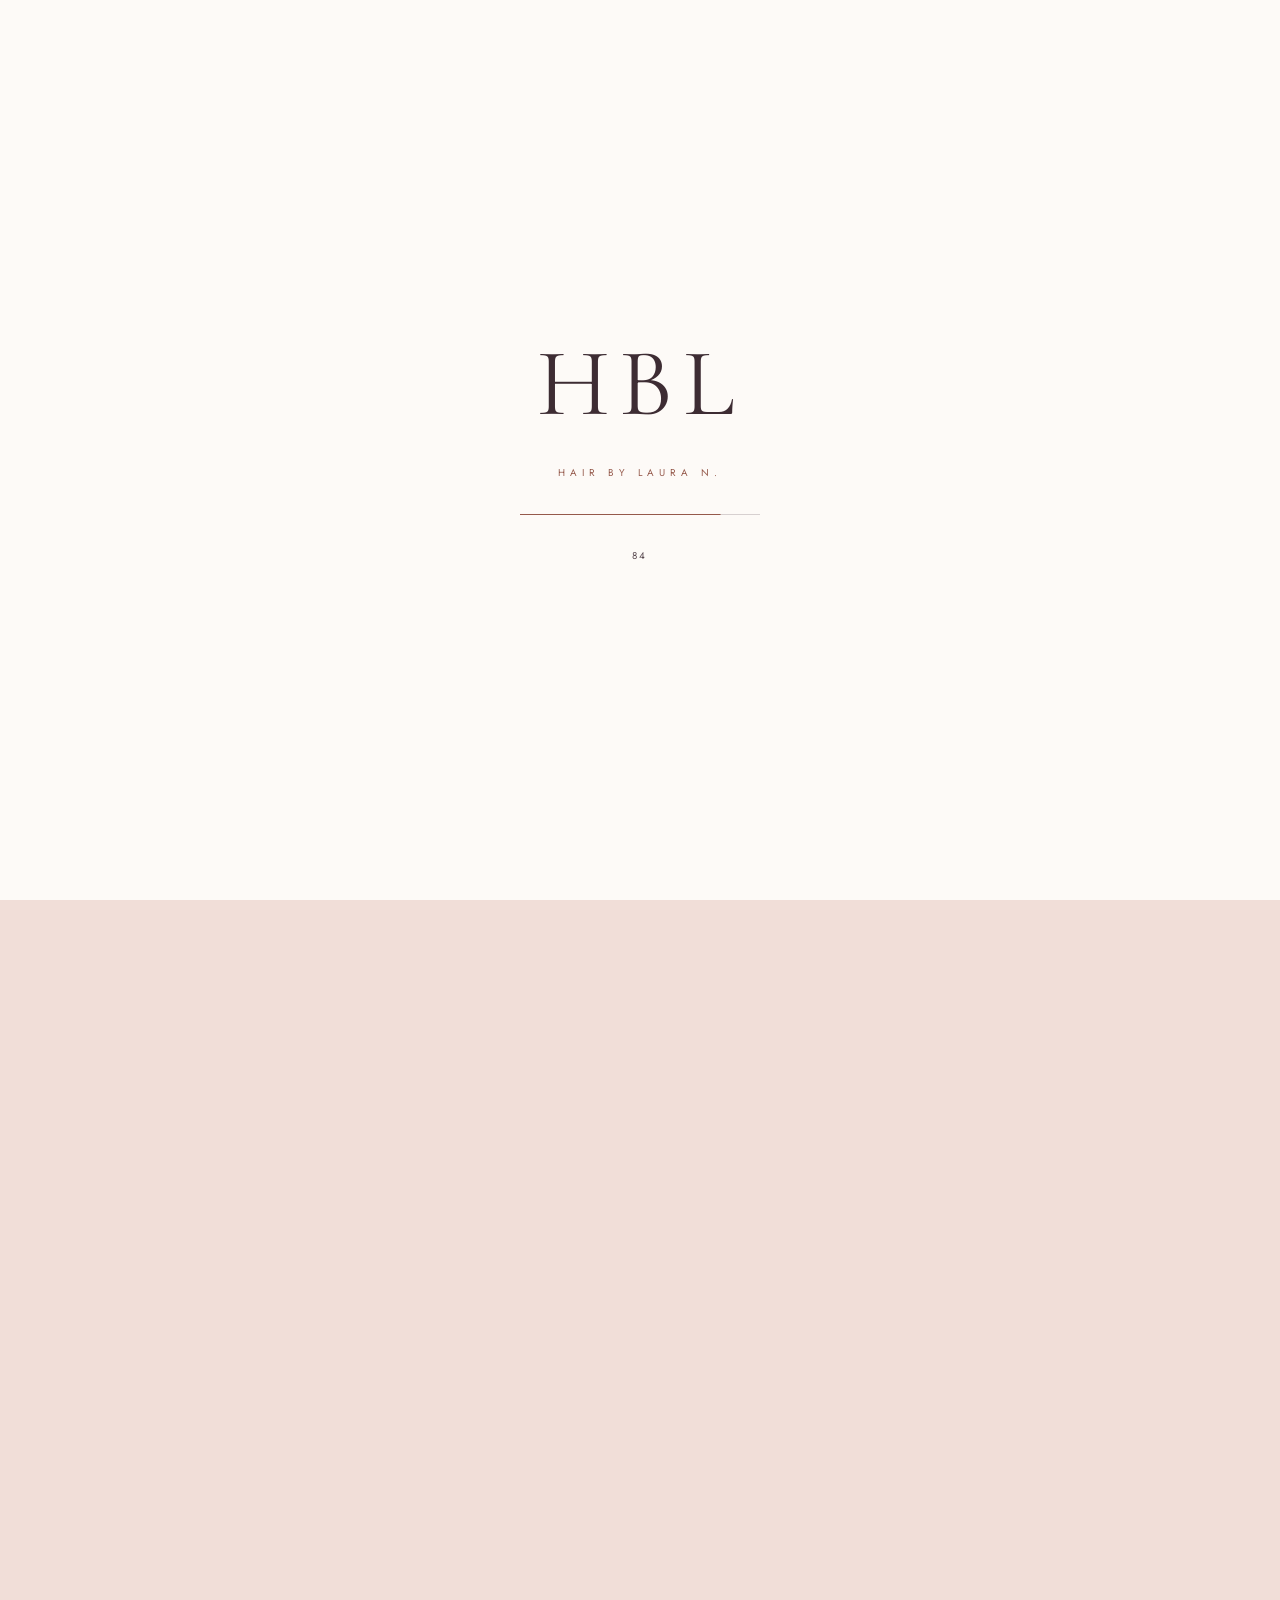
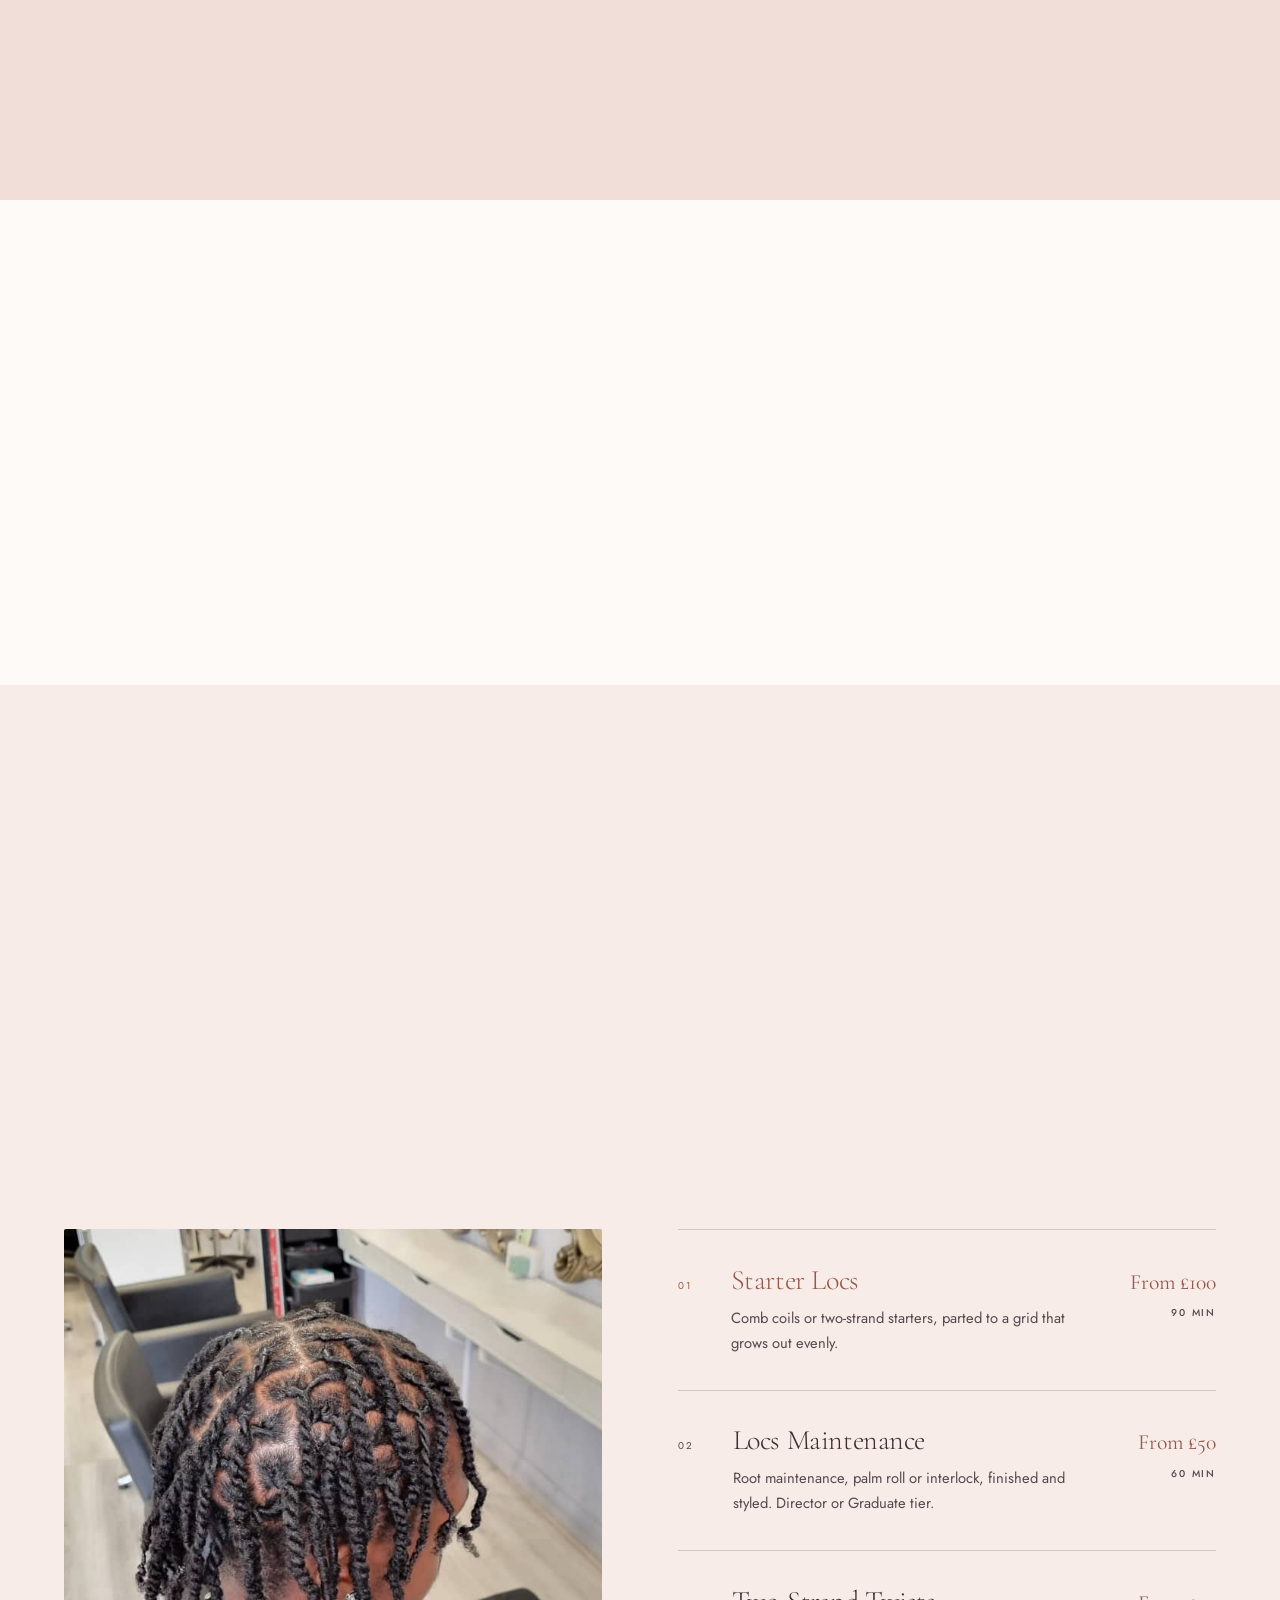
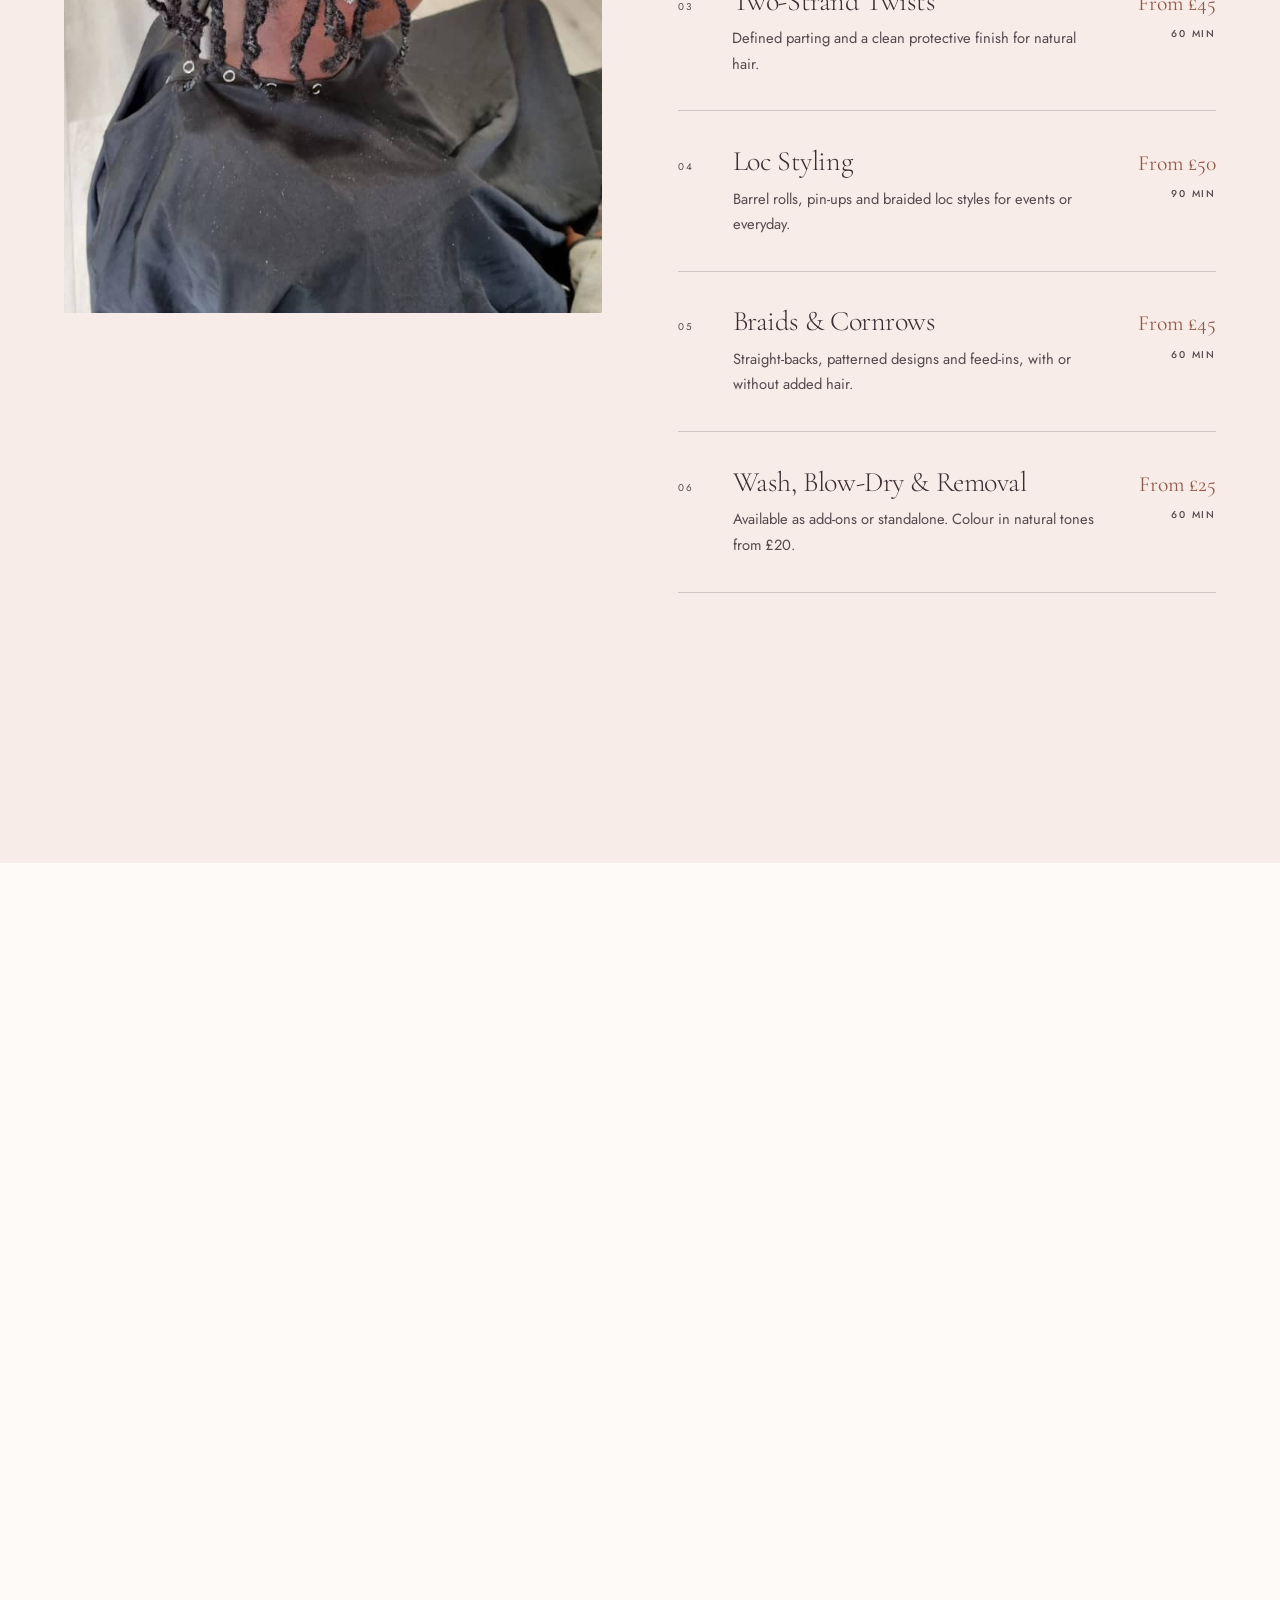
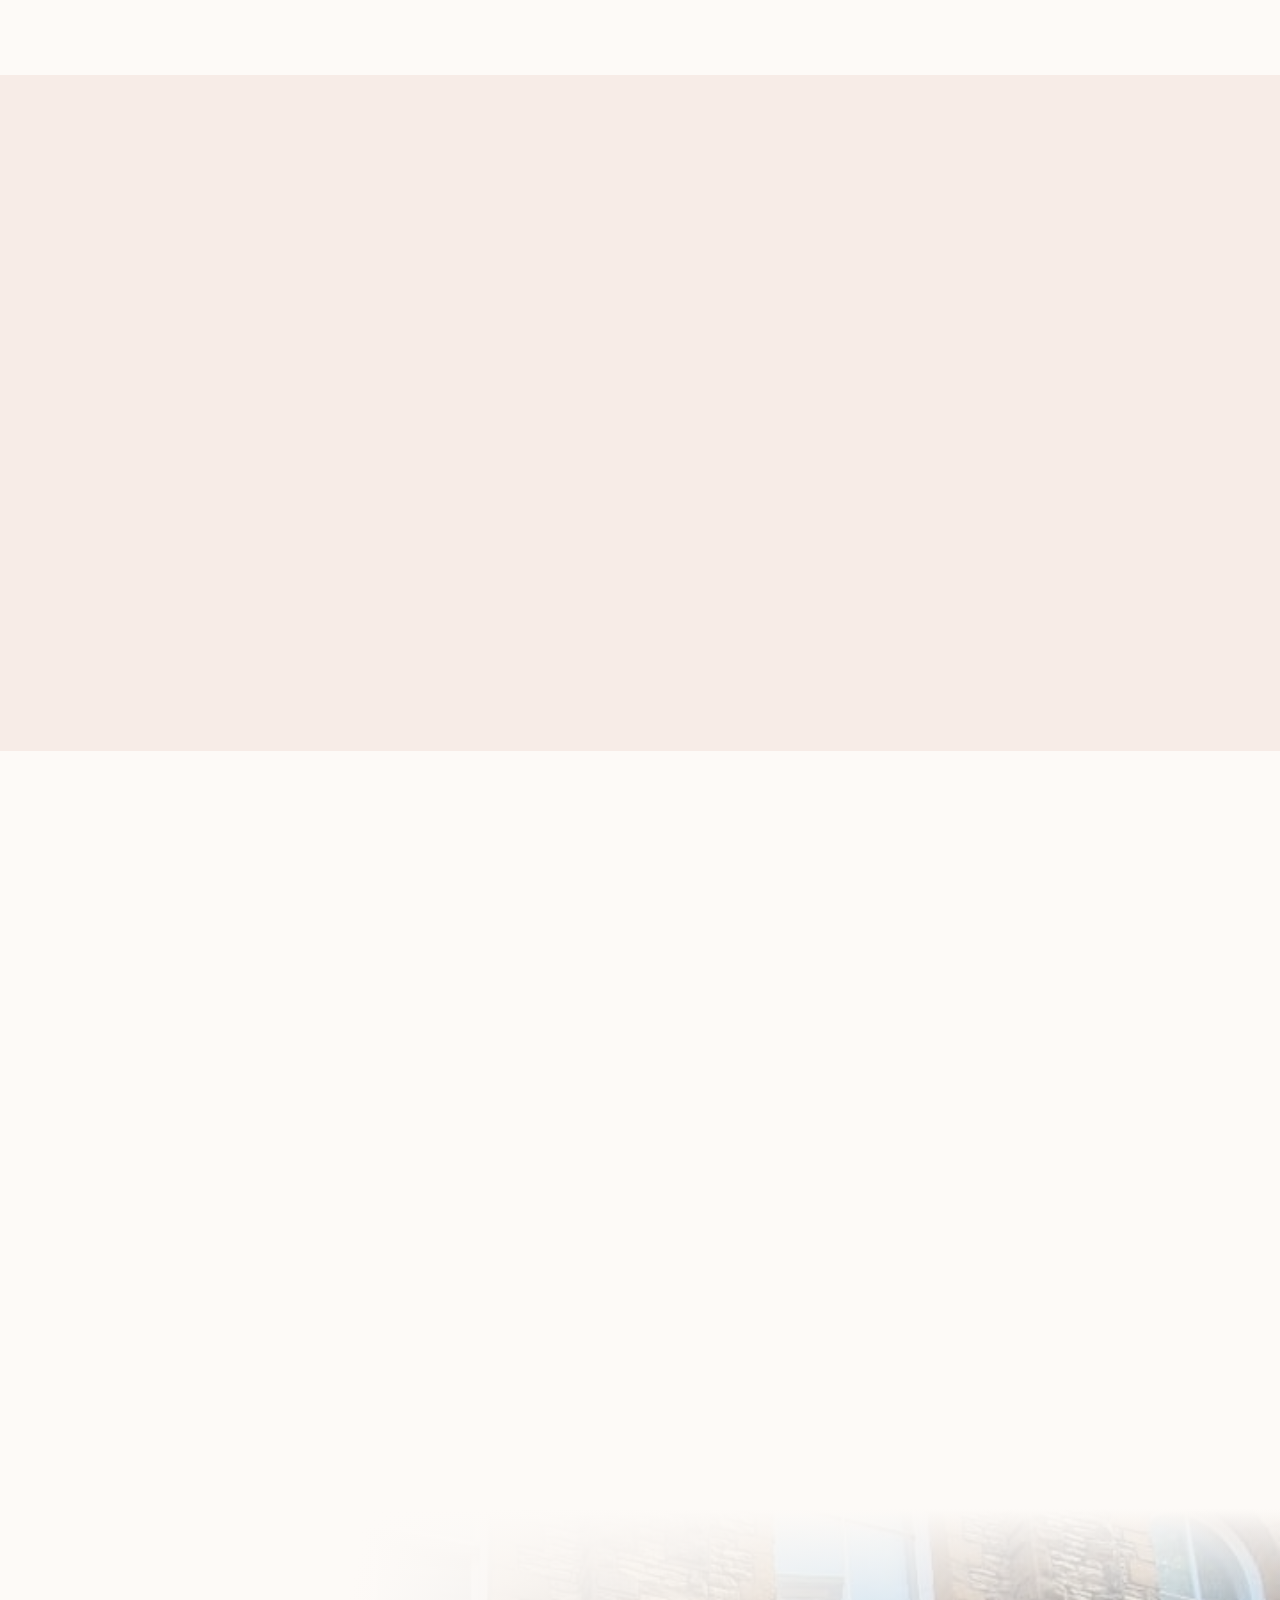
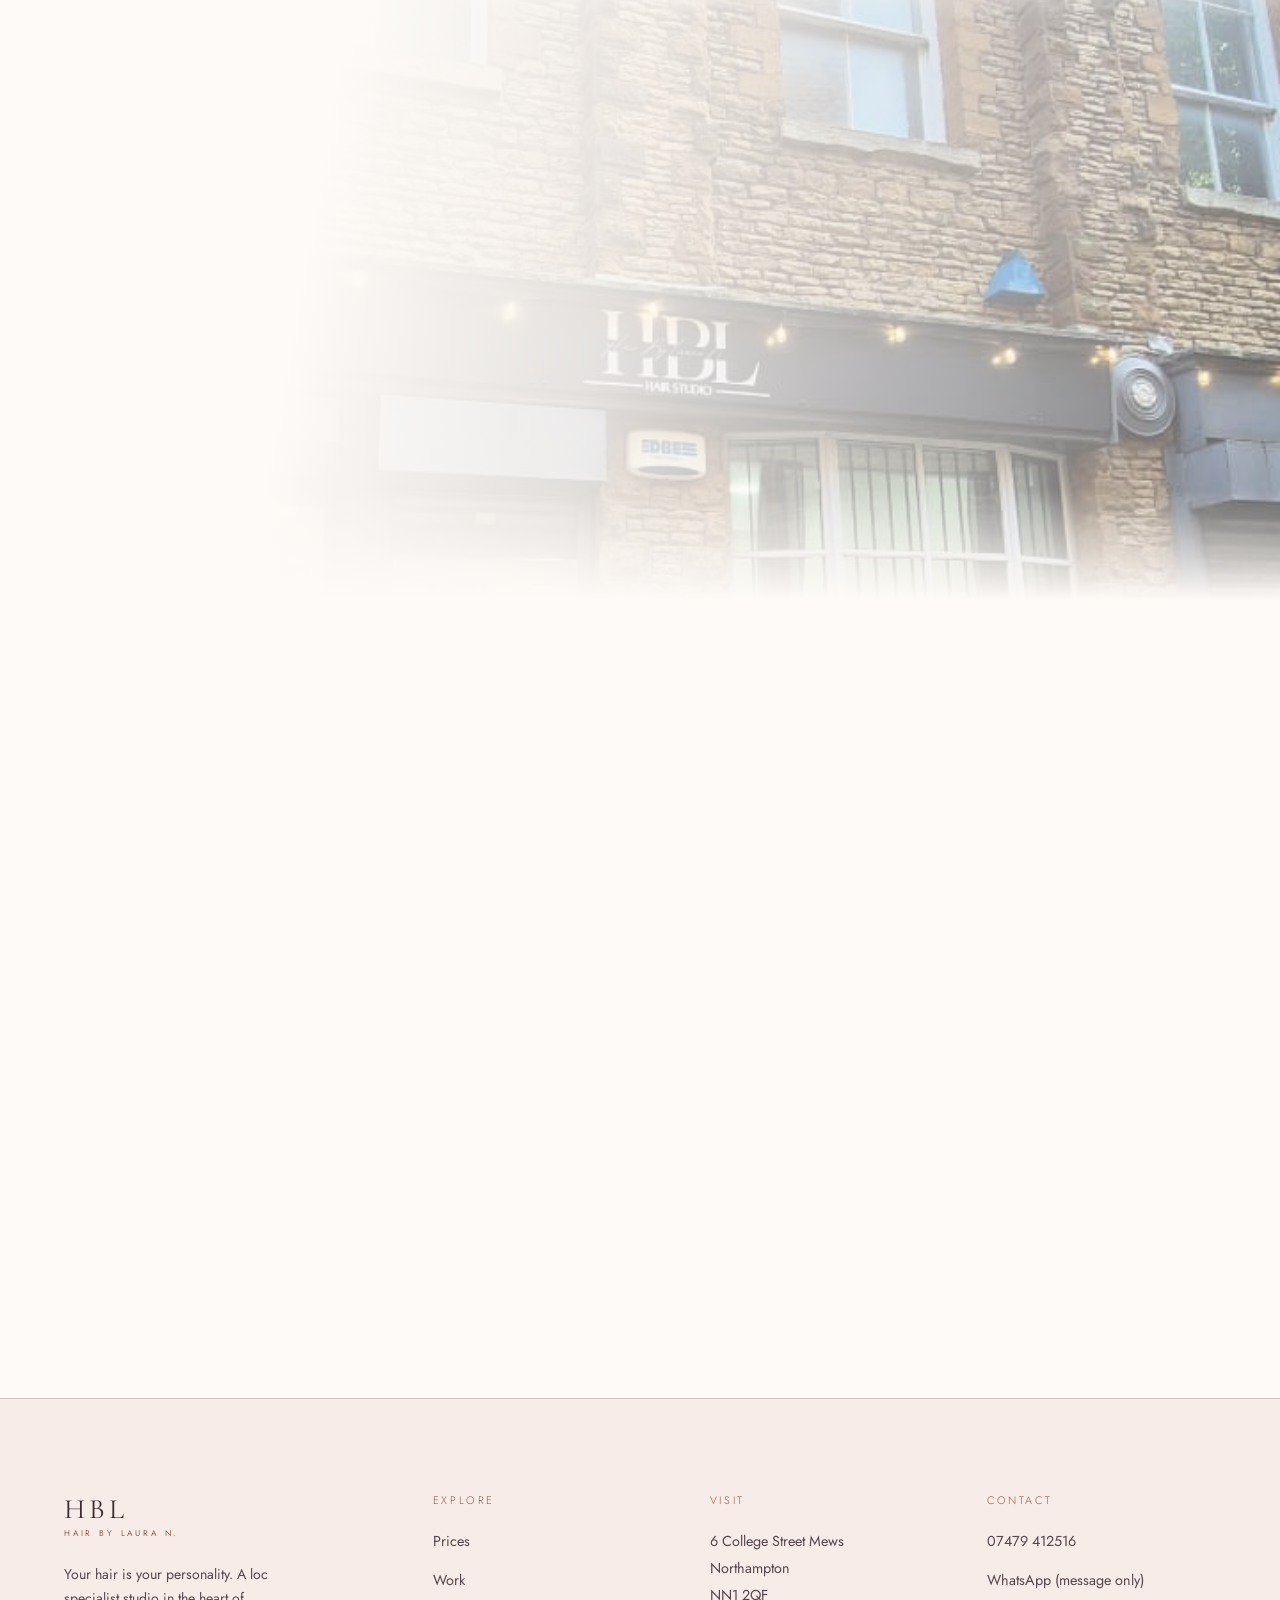
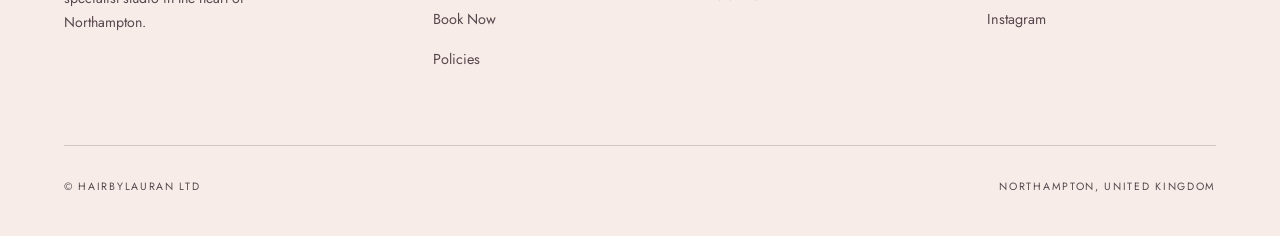
<file: index.html>
<!DOCTYPE html>
<html lang="en-GB">
<head>
<meta charset="utf-8">
<meta name="viewport" content="width=device-width, initial-scale=1">
<title>HBL — Hair By Laura N. | Loc Specialist Studio, Northampton</title>
<meta name="description" content="HBL Hair Studio, 6 College Street Mews, Northampton. Loc maintenance, starter locs, twists and braids by Laura N. and the HBL graduate stylists. Book online.">
<meta property="og:title" content="HBL — Hair By Laura N.">
<meta property="og:description" content="Loc specialist studio in Northampton. Your hair is your personality.">
<meta property="og:image" content="images/work-twists-top.jpg">
<meta name="theme-color" content="#0b0a09">
<link rel="preconnect" href="https://fonts.googleapis.com">
<link rel="preconnect" href="https://fonts.gstatic.com" crossorigin>
<link href="https://fonts.googleapis.com/css2?family=Cormorant+Garamond:ital,wght@0,300;0,400;1,300;1,400&family=Jost:wght@200;300;400&display=swap" rel="stylesheet">
<link rel="stylesheet" href="styles.css">
<link rel="icon" href="images/logo-light.jpg">
<script type="application/ld+json">
{"@context":"https://schema.org","@type":"HairSalon","name":"HBL Hair Studio — Hair By Laura N.",
"image":"images/studio-front.jpg","telephone":"+447479412516",
"address":{"@type":"PostalAddress","streetAddress":"6 College Street Mews","addressLocality":"Northampton","postalCode":"NN1 2QF","addressCountry":"GB"},
"openingHoursSpecification":[
 {"@type":"OpeningHoursSpecification","dayOfWeek":["Tuesday","Wednesday","Thursday","Friday"],"opens":"09:30","closes":"18:00"},
 {"@type":"OpeningHoursSpecification","dayOfWeek":"Saturday","opens":"09:30","closes":"16:00"}],
"priceRange":"££","slogan":"Your hair is your personality"}
</script>
</head>
<body>

<!-- PRELOADER -->
<div class="pre" id="pre">
  <div class="pre__logo">HBL</div>
  <div class="pre__sub">Hair By Laura N.</div>
  <div class="pre__bar"><i id="preBar"></i></div>
  <div class="pre__pct" id="prePct">0</div>
</div>

<div class="curtain" id="curtain"></div>
<div class="prog" id="prog"></div>
<div class="cur" id="cur"></div>
<div class="cur-d" id="curD"><span>View</span></div>

<!-- NAV -->
<header class="nav" id="nav">
  <a class="brand" href="index.html"><b>HBL</b><i>Hair By Laura N.</i></a>
  <nav class="nav__mid">
    <a href="index.html" aria-current="page">Home</a>
    <a href="#services">Services</a>
    <a href="services.html">Prices</a>
    <a href="#work">Work</a>
    <a href="#studio">Studio</a>
    <a href="policies.html">Policies</a>
  </nav>
  <div class="nav__end">
    <a class="btn btn--fill btn--sm" href="book.html">Book Now</a>
    <button class="burger" id="burger" aria-label="Open menu" aria-expanded="false"><i></i><i></i></button>
  </div>
</header>

<div class="menu" id="menu">
  <a href="index.html">Home</a>
  <a href="#services">Services</a>
  <a href="services.html">Prices</a>
  <a href="#work">Work</a>
  <a href="#studio">Studio</a>
  <a href="book.html">Book Now</a>
  <a href="policies.html">Policies</a>
  <div class="menu__foot">
    <span>6 College Street Mews, NN1 2QF</span>
    <a href="tel:+447479412516">07479 412516</a>
  </div>
</div>

<main>

<!-- HERO -->
<section class="hero" id="top">
  <div class="hero__in">
    <div class="hero__grid">
      <div>
        <p class="kicker rv">Northampton · Loc Specialist Studio</p>
        <h1 class="d1">
          <span class="msk"><span>Your hair is</span></span>
          <span class="msk"><span>your <em class="it">personality</em>.</span></span>
        </h1>
        <p class="lede rv rv-d2" style="margin-top:2rem">A studio built on clean parting, healthy tension and finishes that hold. Starter locs, maintenance, twists and braids — by Laura N. and the HBL team.</p>
        <div class="hero__cta rv rv-d3">
          <a class="btn btn--fill" href="book.html">Book an appointment</a>
          <a class="btn" href="#work">See the work</a>
        </div>
        <div class="hero__note rv rv-d4">
          Appointments release on the <b>10th of each month at 12:00am</b>.
        </div>
      </div>
      <figure class="hero__fig rv rv-d2" style="margin:0">
        <img src="images/work-twists-side.jpg" alt="Two-strand twists finished at HBL Hair Studio" data-parallax="0.05">
      </figure>
    </div>
  </div>
  <div class="scrollcue"><span>Scroll</span><i></i></div>
</section>

<!-- MARQUEE -->
<div class="mq" aria-hidden="true">
  <div class="mq__t">
    <span>Starter Locs</span><em>✦</em><span>Loc Maintenance</span><em>✦</em><span>Retwist</span><em>✦</em><span>Two-Strand Twists</span><em>✦</em><span>Loc Styling</span><em>✦</em><span>Braids</span><em>✦</em><span>Wash &amp; Blow-Dry</span><em>✦</em>
    <span>Starter Locs</span><em>✦</em><span>Loc Maintenance</span><em>✦</em><span>Retwist</span><em>✦</em><span>Two-Strand Twists</span><em>✦</em><span>Loc Styling</span><em>✦</em><span>Braids</span><em>✦</em><span>Wash &amp; Blow-Dry</span><em>✦</em>
  </div>
</div>

<!-- ABOUT -->
<section class="sec" id="studio">
  <div class="wrap split">
    <figure class="split__fig rv" style="margin:0">
      <img class="plx" src="images/laura-outside.jpg" alt="Laura outside HBL Hair Studio" data-parallax="0.07">
      <figcaption class="tag"><b>Laura N.</b><i>Director Stylist</i></figcaption>
    </figure>
    <div>
      <p class="kicker rv">The Studio</p>
      <h2 class="d2 rv rv-d1">A chair that<br><em class="it">isn't rushed</em>.</h2>
      <p class="lede rv rv-d2">HBL is a small appointment-led studio on College Street Mews, built around textured hair and locs in particular. One client in the chair, the time your hair actually needs, and honest advice about what will still look good in six weeks.</p>
      <p class="rv rv-d2">Whether you're starting your loc journey, keeping a mature set tidy, or want a protective style that survives the working week — you'll leave with something clean, comfortable, and worth photographing.</p>
      <ul class="ticks rv rv-d3">
        <li>Scalp-first approach — no painful tension</li>
        <li>Director and Graduate stylist tiers, priced accordingly</li>
        <li>Aftercare guidance provided with every service</li>
        <li>Fully insured business</li>
      </ul>
      <div class="stats rv rv-d4">
        <div><b data-count="48">0</b><span>Hours booked monthly</span></div>
        <div><b data-count="3" data-suffix="+">0</b><span>Stylists on the floor</span></div>
        <div><b data-count="100" data-suffix="%">0</b><span>Textured hair focus</span></div>
      </div>
    </div>
  </div>
</section>

<!-- SERVICES (pinned) -->
<section class="sec" id="services" style="background:var(--noir-2)">
  <div class="wrap">
    <div class="head">
      <p class="kicker rv">Services</p>
      <h2 class="d2 rv rv-d1">What leaves<br>the chair.</h2>
      <p class="lede rv rv-d2">Starting prices — they may increase with hair length or service requirements. Director Stylist services are priced differently from Graduate Stylist services.</p>
    </div>
    <div class="pin">
      <div class="pin__media" id="pinMedia">
        <img src="images/work-twists-top.jpg" alt="Starter locs" class="is-live">
        <img src="images/work-loc-braids.jpg" alt="Loc maintenance and retwist">
        <img src="images/work-twists-side.jpg" alt="Two-strand twists">
        <img src="images/work-loc-braids.jpg" alt="Loc styling">
        <img src="images/work-twists-side.jpg" alt="Braids">
        <img src="images/studio-front.jpg" alt="Wash, blow-dry and removal">
      </div>
      <div class="srv" id="srvList">
        <article class="srv__row is-live" data-i="0">
          <span class="srv__n">01</span>
          <div><h3 class="d4">Starter Locs</h3><p>Comb coils or two-strand starters, parted to a grid that grows out evenly.</p></div>
          <div class="srv__p">From £100<em>90 min</em></div>
        </article>
        <article class="srv__row" data-i="1">
          <span class="srv__n">02</span>
          <div><h3 class="d4">Locs Maintenance</h3><p>Root maintenance, palm roll or interlock, finished and styled. Director or Graduate tier.</p></div>
          <div class="srv__p">From £50<em>60 min</em></div>
        </article>
        <article class="srv__row" data-i="2">
          <span class="srv__n">03</span>
          <div><h3 class="d4">Two-Strand Twists</h3><p>Defined parting and a clean protective finish for natural hair.</p></div>
          <div class="srv__p">From £45<em>60 min</em></div>
        </article>
        <article class="srv__row" data-i="3">
          <span class="srv__n">04</span>
          <div><h3 class="d4">Loc Styling</h3><p>Barrel rolls, pin-ups and braided loc styles for events or everyday.</p></div>
          <div class="srv__p">From £50<em>90 min</em></div>
        </article>
        <article class="srv__row" data-i="4">
          <span class="srv__n">05</span>
          <div><h3 class="d4">Braids &amp; Cornrows</h3><p>Straight-backs, patterned designs and feed-ins, with or without added hair.</p></div>
          <div class="srv__p">From £45<em>60 min</em></div>
        </article>
        <article class="srv__row" data-i="5">
          <span class="srv__n">06</span>
          <div><h3 class="d4">Wash, Blow-Dry &amp; Removal</h3><p>Available as add-ons or standalone. Colour in natural tones from £20.</p></div>
          <div class="srv__p">From £25<em>60 min</em></div>
        </article>
      </div>
    </div>
    <div class="rv" style="margin-top:3rem"><a class="btn btn--fill" href="services.html">See the full price list</a></div>
  </div>
</section>

<!-- PROCESS -->
<section class="sec sec--tight">
  <div class="wrap head head--c">
    <p class="kicker kicker--c rv">How it works</p>
    <h2 class="d2 rv rv-d1">Four steps<br>to the chair.</h2>
  </div>
  <div class="rail">
    <article class="step rv"><b>01</b><h3 class="d4">Appointments release</h3><p>Slots open on the 10th of each month at 12:00am. Popular Saturday times go first.</p></article>
    <article class="step rv rv-d1"><b>02</b><h3 class="d4">Pick your stylist tier</h3><p>Director Stylist (Laura) or Graduate Stylist. Pricing differs — make sure you book the right tier.</p></article>
    <article class="step rv rv-d2"><b>03</b><h3 class="d4">Secure with a deposit</h3><p>Deposits are strictly non-refundable and non-transferable. The balance is paid on the day by cash or card.</p></article>
    <article class="step rv rv-d3"><b>04</b><h3 class="d4">Arrive prepared</h3><p>Allow time for parking. Tell us in advance about scalp sensitivities. Punctuality is essential.</p></article>
  </div>
</section>

<!-- GALLERY -->
<section class="sec" id="work" style="background:var(--noir-2)">
  <div class="wrap">
    <div class="head">
      <p class="kicker rv">Portfolio</p>
      <h2 class="d2 rv rv-d1">Recent work.</h2>
      <p class="lede rv rv-d2">Straight from the studio floor. Tap any image to view it full size.</p>
    </div>
    <div class="chips rv" id="chips">
      <button class="chip" data-f="all" aria-pressed="true">All</button>
      <button class="chip" data-f="locs" aria-pressed="false">Locs</button>
      <button class="chip" data-f="twists" aria-pressed="false">Twists</button>
      <button class="chip" data-f="studio" aria-pressed="false">Studio</button>
    </div>
    <div class="gal" id="gal"></div>
  </div>
</section>

<!-- TESTIMONIALS -->
<section class="sec">
  <div class="wrap">
    <div class="head head--c"><p class="kicker kicker--c rv">Kind words</p></div>
    <div class="qs rv" id="qs">
      <figure class="q is-live"><blockquote>“First time getting my locs started and she talked me through every step. Months on and they're still sitting perfectly.”</blockquote><cite>Daniel O.<span>Starter Locs</span></cite></figure>
      <figure class="q"><blockquote>“No pulling, no headache afterwards. That alone made me switch. The parting is unreal.”</blockquote><cite>Amara K.<span>Loc Maintenance</span></cite></figure>
      <figure class="q"><blockquote>“Took my son in for twists and he hasn't stopped looking in the mirror since.”</blockquote><cite>Marcus B.<span>Two-Strand Twists</span></cite></figure>
    </div>
    <div class="qnav" id="qnav"></div>
  </div>
</section>

<!-- CTA BAND -->
<section class="band">
  <div class="band__bg" data-parallax="0.12"><img src="images/studio-front-evening.jpg" alt=""></div>
  <div class="wrap">
    <p class="kicker kicker--c rv">6 College Street Mews · NN1 2QF</p>
    <h2 class="d2 rv rv-d1">Ready when<br>you are.</h2>
    <a class="btn btn--fill rv rv-d2" href="book.html">Book your appointment</a>
  </div>
</section>

<!-- VISIT -->
<section class="sec" id="visit">
  <div class="wrap">
    <div class="head"><p class="kicker rv">Visit</p><h2 class="d2 rv rv-d1">Find the studio.</h2></div>
    <div class="cards">
      <div class="card rv">
        <h3 class="d4">Opening hours</h3>
        <ul class="rows">
          <li><span>Tuesday – Friday</span><b>9:30 — 18:00</b></li>
          <li><span>Saturday</span><b>9:30 — 16:00</b></li>
          <li class="off"><span>Sunday &amp; Monday</span><b>Closed</b></li>
        </ul>
      </div>
      <div class="card rv rv-d1">
        <h3 class="d4">Address</h3>
        <p>HBL Hair Studio<br>6 College Street Mews<br>Northampton, NN1 2QF</p>
        <a class="ln" href="https://maps.google.com/?q=6+College+Street+Mews+Northampton+NN1+2QF" target="_blank" rel="noopener">Open in Maps</a>
      </div>
      <div class="card rv rv-d2">
        <h3 class="d4">Parking</h3>
        <p>NCP St Peter's Way, NN1 1TP — 5 min walk, free for 1.5 hrs.<br>SOL Central, NN1 2RL — 3 min walk.<br>Mayorhold Multi-Storey, NN1 2DL — 5 min walk.</p>
      </div>
    </div>
  </div>
</section>

</main>

<footer class="foot">
  <div class="foot__grid">
    <div>
      <a class="brand" href="index.html" style="margin-bottom:1.5rem"><b>HBL</b><i>Hair By Laura N.</i></a>
      <p style="max-width:32ch;font-size:.88rem">Your hair is your personality. A loc specialist studio in the heart of Northampton.</p>
    </div>
    <div><h4>Explore</h4><ul>
      <li><a href="services.html">Prices</a></li>
      <li><a href="index.html#work">Work</a></li>
      <li><a href="book.html">Book Now</a></li>
      <li><a href="policies.html">Policies</a></li>
    </ul></div>
    <div><h4>Visit</h4><address>6 College Street Mews<br>Northampton<br>NN1 2QF</address></div>
    <div><h4>Contact</h4><ul>
      <li><a href="tel:+447479412516">07479 412516</a></li>
      <li><a href="https://wa.me/447479412516" target="_blank" rel="noopener">WhatsApp (message only)</a></li>
      <li><a href="https://instagram.com/hairbylauran" target="_blank" rel="noopener">Instagram</a></li>
    </ul></div>
  </div>
  <div class="foot__bar">
    <p>&copy; <span id="yr"></span> HAIRBYLAURAN LTD</p>
    <p>Northampton, United Kingdom</p>
  </div>
</footer>

<div class="lb" id="lb" role="dialog" aria-modal="true" aria-label="Image viewer">
  <button class="lb__x" id="lbX" aria-label="Close">✕</button>
  <button class="lb__a lb__a--p" id="lbP" aria-label="Previous">‹</button>
  <img id="lbI" alt="">
  <button class="lb__a lb__a--n" id="lbN" aria-label="Next">›</button>
  <div class="lb__cap" id="lbC"></div>
</div>

<script src="data.js"></script>
<script src="script.js"></script>
</body>
</html>
</file>
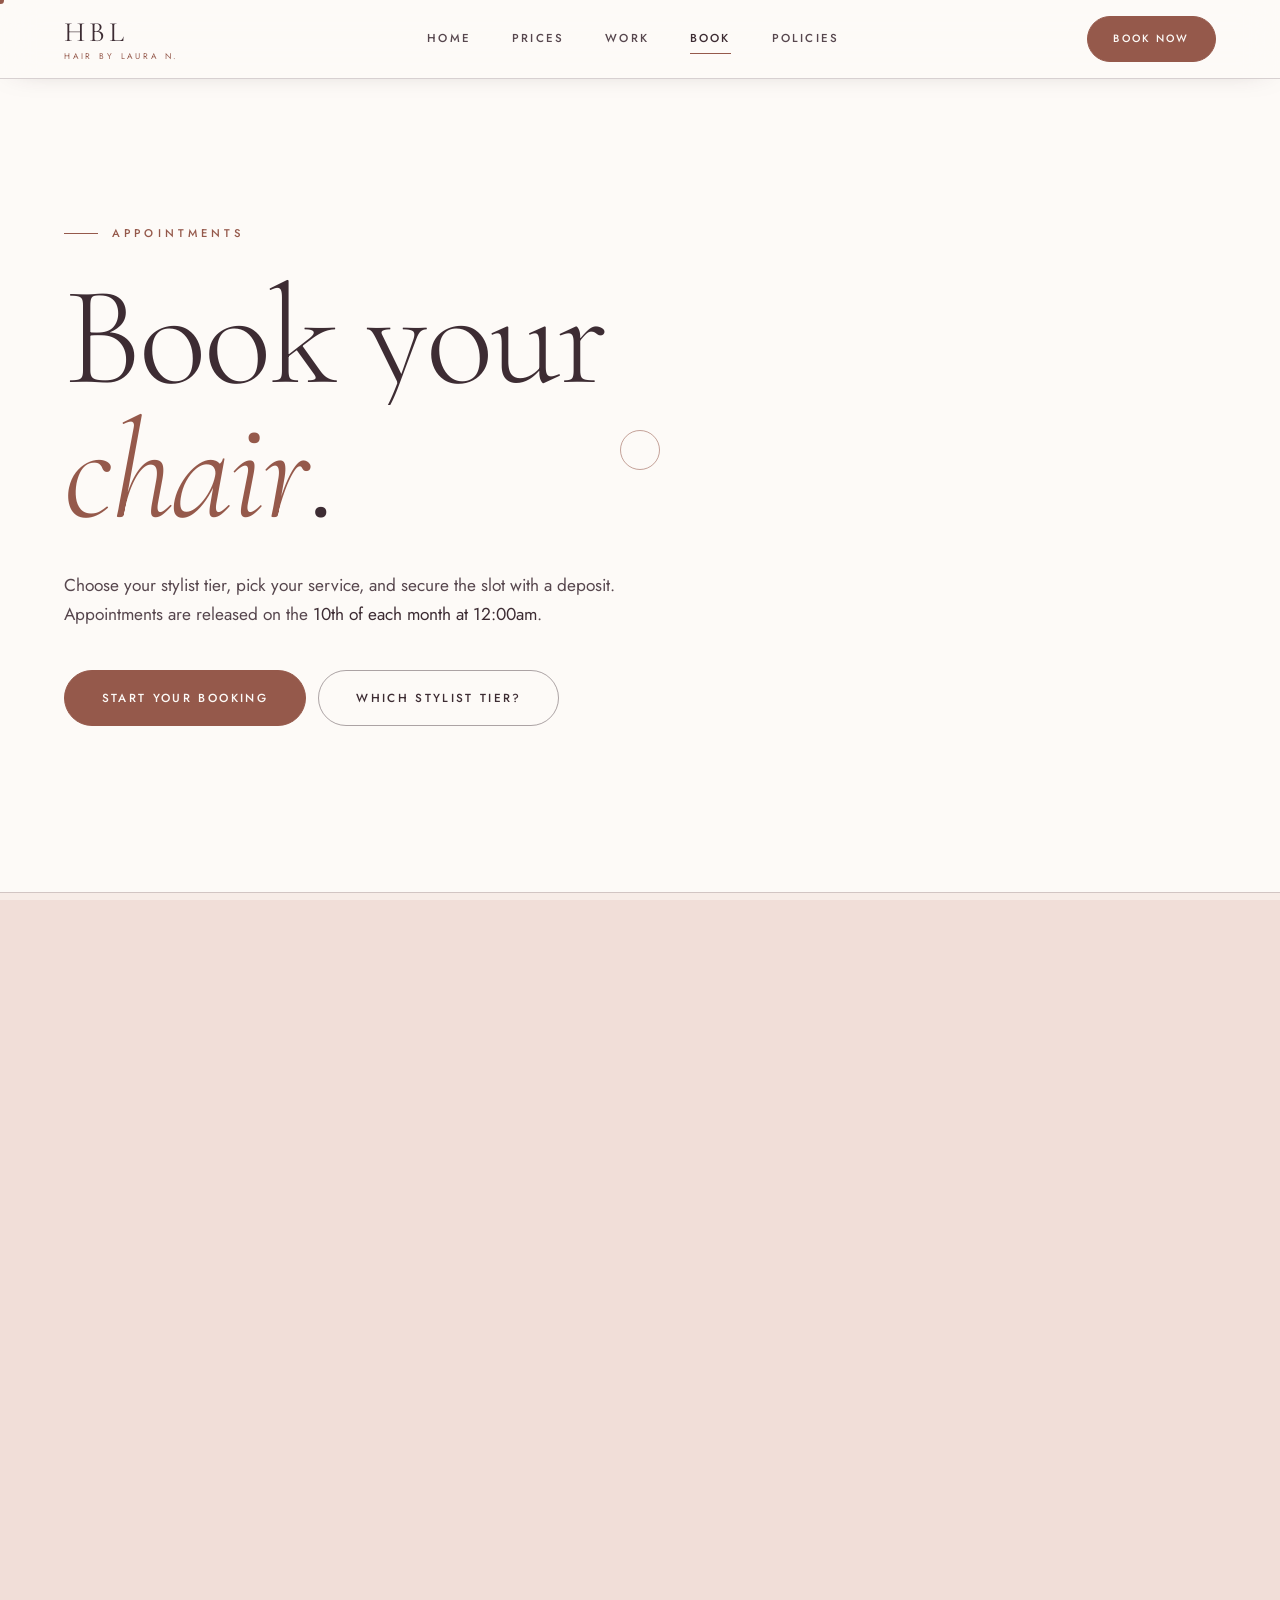
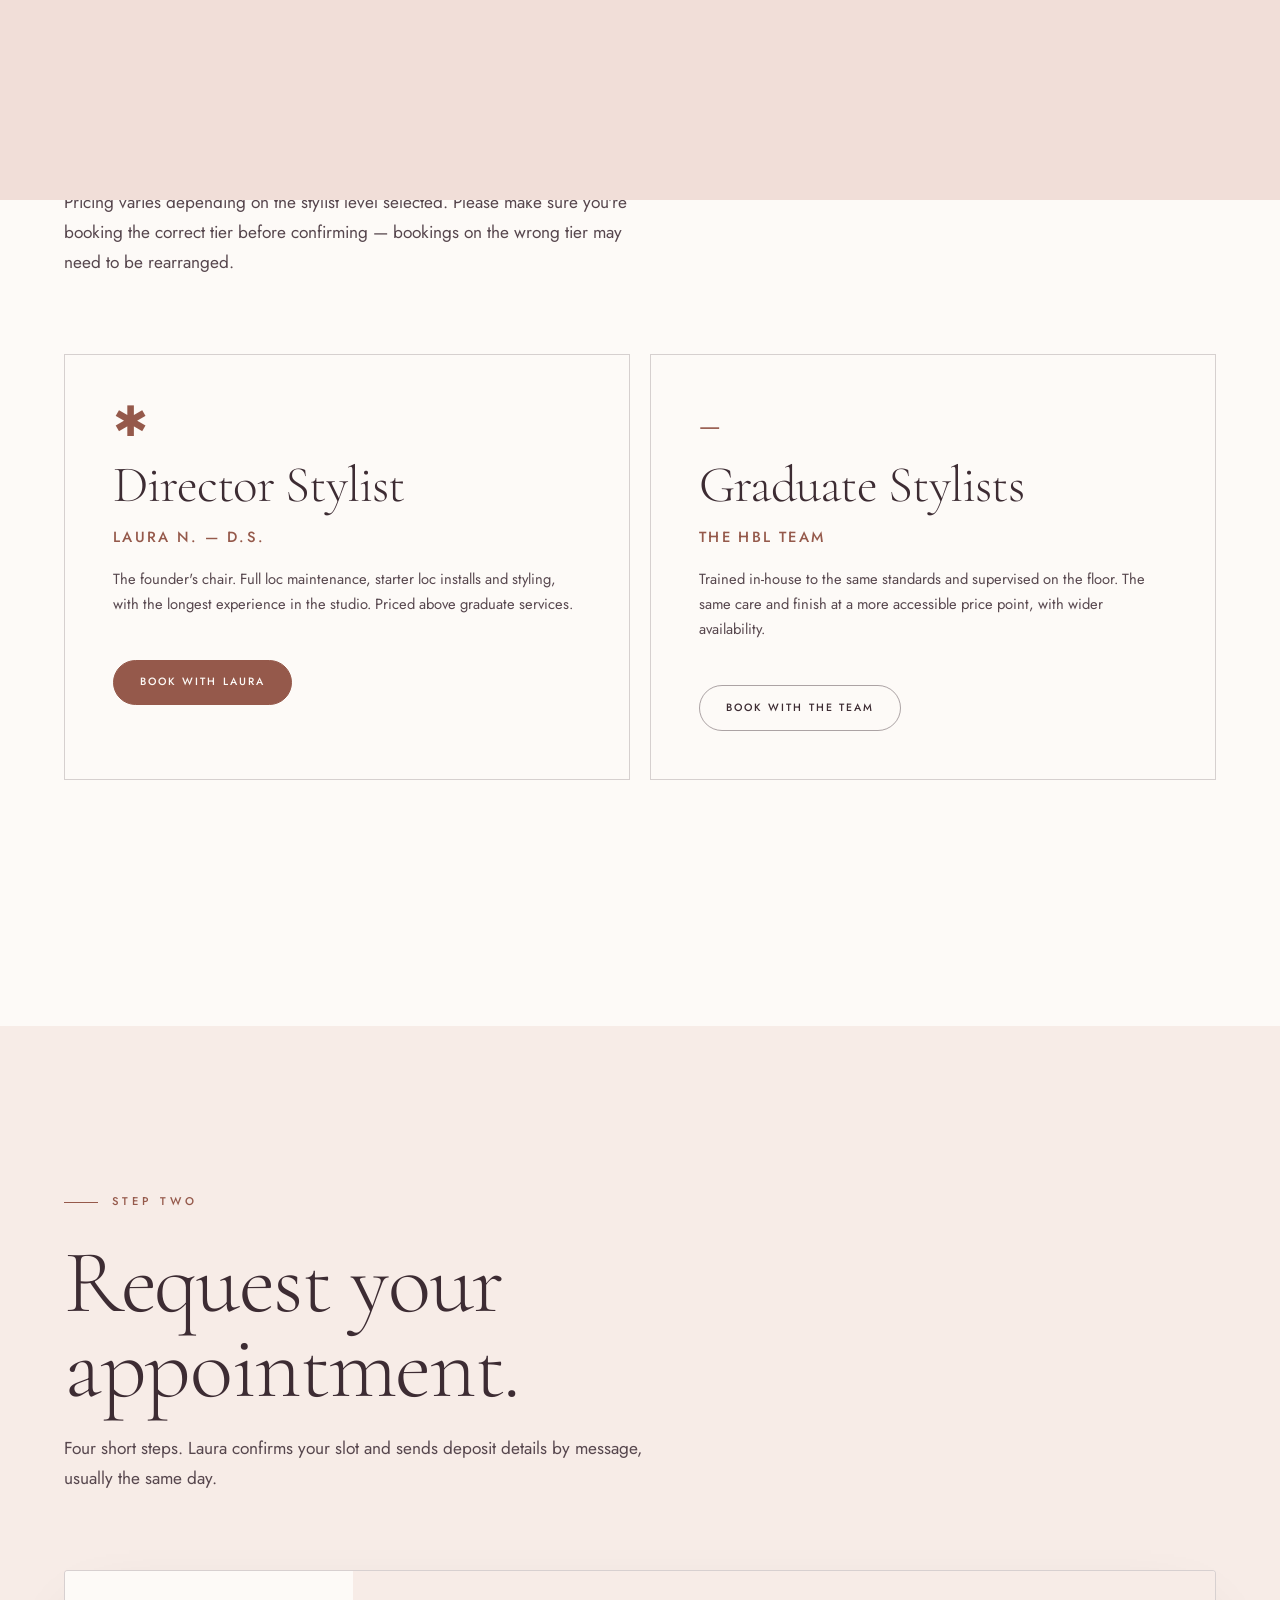
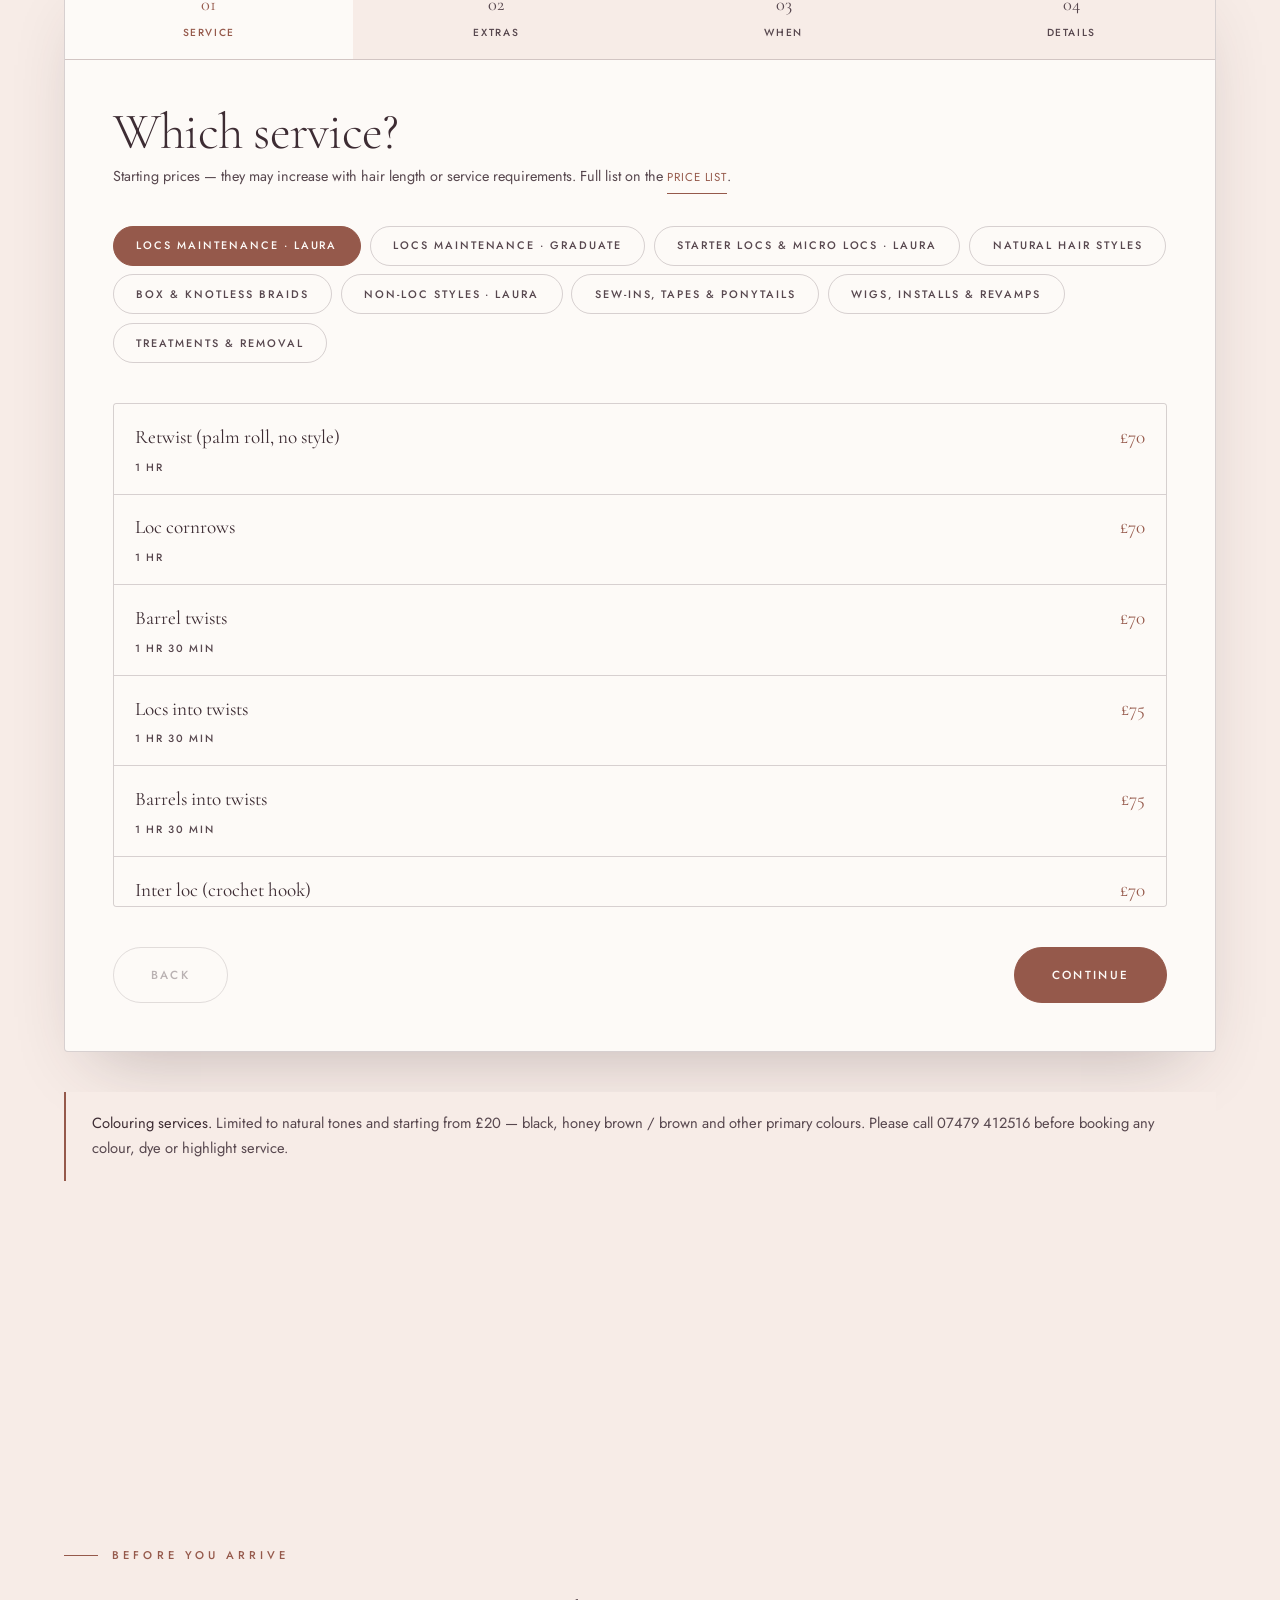
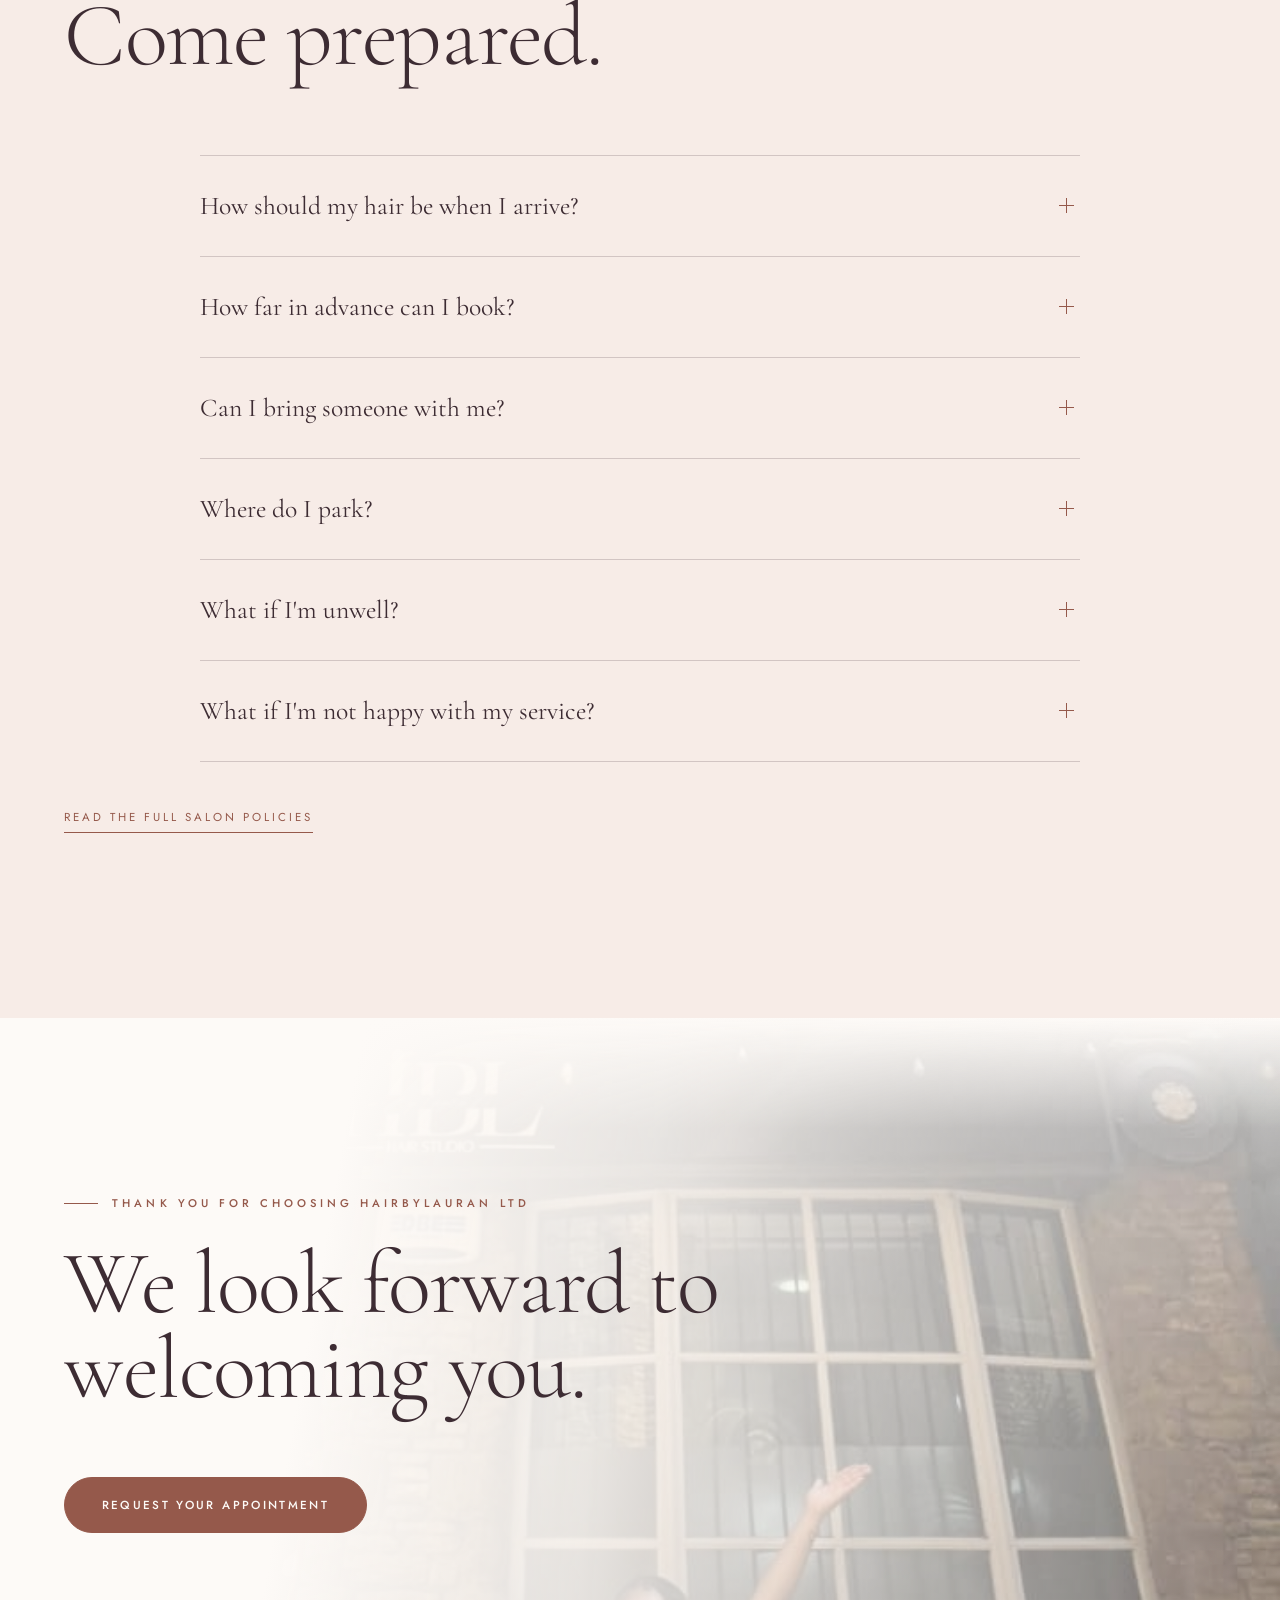
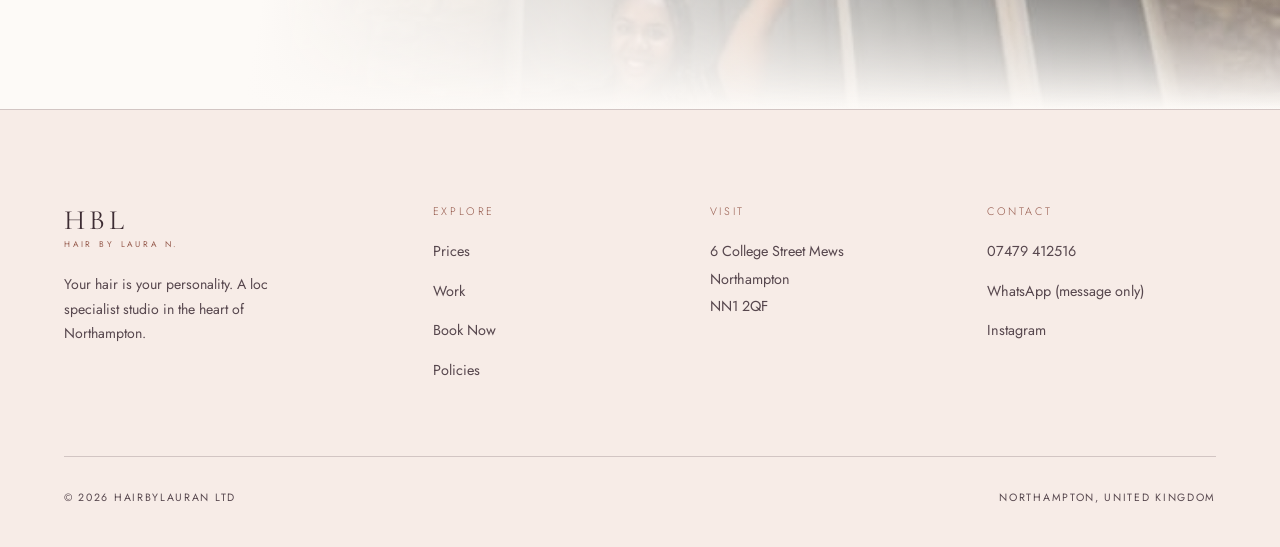
<file: book.html>
<!DOCTYPE html>
<html lang="en-GB">
<head>
<meta charset="utf-8">
<meta name="viewport" content="width=device-width, initial-scale=1">
<title>Book an Appointment | HBL — Hair By Laura N.</title>
<meta name="description" content="Book locs maintenance, starter locs, twists and braids at HBL Hair Studio, Northampton. Director and Graduate stylist tiers. Appointments release the 10th of each month.">
<meta name="theme-color" content="#0b0a09">
<link rel="preconnect" href="https://fonts.googleapis.com">
<link rel="preconnect" href="https://fonts.gstatic.com" crossorigin>
<link href="https://fonts.googleapis.com/css2?family=Cormorant+Garamond:ital,wght@0,300;0,400;1,300;1,400&family=Jost:wght@200;300;400&display=swap" rel="stylesheet">
<link rel="stylesheet" href="styles.css">
<link rel="icon" href="images/logo-light.jpg">
</head>
<body>

<div class="curtain" id="curtain"></div>
<div class="prog" id="prog"></div>
<div class="cur" id="cur"></div>
<div class="cur-d" id="curD"><span>View</span></div>

<header class="nav is-solid" id="nav">
  <a class="brand" href="index.html"><b>HBL</b><i>Hair By Laura N.</i></a>
  <nav class="nav__mid">
    <a href="index.html">Home</a>
    <a href="services.html">Prices</a>
    <a href="index.html#work">Work</a>
    <a href="book.html" aria-current="page">Book</a>
    <a href="policies.html">Policies</a>
  </nav>
  <div class="nav__end">
    <a class="btn btn--fill btn--sm" href="#booking">Book now</a>
    <button class="burger" id="burger" aria-label="Open menu" aria-expanded="false"><i></i><i></i></button>
  </div>
</header>

<div class="menu" id="menu">
  <a href="index.html">Home</a>
  <a href="services.html">Prices</a>
  <a href="index.html#work">Work</a>
  <a href="book.html">Book Now</a>
  <a href="policies.html">Policies</a>
  <div class="menu__foot">
    <span>6 College Street Mews, NN1 2QF</span>
    <a href="tel:+447479412516">07479 412516</a>
  </div>
</div>

<main>

<!-- PAGE HEAD -->
<section class="sec" style="padding-top:clamp(9rem,18vw,14rem)">
  <div class="wrap">
    <p class="kicker rv">Appointments</p>
    <h1 class="d1">
      <span class="msk"><span>Book your</span></span>
      <span class="msk"><span><em class="it">chair</em>.</span></span>
    </h1>
    <p class="lede rv rv-d2" style="margin-top:2rem">Choose your stylist tier, pick your service, and secure the slot with a deposit. Appointments are released on the <b style="color:var(--bone);font-weight:400">10th of each month at 12:00am</b>.</p>
    <div class="hero__cta rv rv-d3">
      <a class="btn btn--fill" href="#booking">Start your booking</a>
      <a class="btn" href="#tiers">Which stylist tier?</a>
    </div>
  </div>
</section>

<!-- KEY FACTS -->
<section class="sec--tight" style="border-block:1px solid var(--line);background:var(--noir-2)">
  <div class="wrap cards" style="padding-block:clamp(2.5rem,5vw,3.5rem)">
    <div class="card rv" style="border:0;padding:0">
      <h3 class="d4">Deposits</h3>
      <p>Strictly non-refundable and non-transferable. The remaining balance is paid on the day by cash or card — exact cash appreciated.</p>
    </div>
    <div class="card rv rv-d1" style="border:0;padding:0">
      <h3 class="d4">Lateness</h3>
      <p>Arriving 20 minutes late without prior notice means the appointment is cancelled and marked as a no-show. Emergency appointments carry a £50 fee.</p>
    </div>
    <div class="card rv rv-d2" style="border:0;padding:0">
      <h3 class="d4">Enquiries</h3>
      <p>For appointment questions, message us on Instagram or WhatsApp. For colour, dye or highlights, call <a class="ln" href="tel:+447479412516" style="letter-spacing:.1em">07479 412516</a> before booking.</p>
    </div>
  </div>
</section>

<!-- STYLIST TIERS -->
<section class="sec" id="tiers">
  <div class="wrap">
    <div class="head">
      <p class="kicker rv">Step one</p>
      <h2 class="d2 rv rv-d1">Choose your<br>stylist tier.</h2>
      <p class="lede rv rv-d2">Pricing varies depending on the stylist level selected. Please make sure you're booking the correct tier before confirming — bookings on the wrong tier may need to be rearranged.</p>
    </div>
    <div class="tiers">
      <article class="tier rv">
        <div class="tier__mark">✱</div>
        <h3 class="d3">Director Stylist</h3>
        <p class="tiny" style="color:var(--gold);margin-bottom:1rem">Laura N. — D.S.</p>
        <p>The founder's chair. Full loc maintenance, starter loc installs and styling, with the longest experience in the studio. Priced above graduate services.</p>
        <a class="btn btn--fill btn--sm" href="#booking" data-tier="Director Stylist — Laura N. (D.S.)">Book with Laura</a>
      </article>
      <article class="tier rv rv-d1">
        <div class="tier__mark">–</div>
        <h3 class="d3">Graduate Stylists</h3>
        <p class="tiny" style="color:var(--gold);margin-bottom:1rem">The HBL team</p>
        <p>Trained in-house to the same standards and supervised on the floor. The same care and finish at a more accessible price point, with wider availability.</p>
        <a class="btn btn--sm" href="#booking" data-tier="Graduate Stylist">Book with the team</a>
      </article>
    </div>
  </div>
</section>

<!-- BOOKING FLOW -->
<section class="sec" id="booking" style="background:var(--blush)">
  <div class="wrap">
    <div class="head">
      <p class="kicker rv">Step two</p>
      <h2 class="d2 rv rv-d1">Request your<br>appointment.</h2>
      <p class="lede rv rv-d2">Four short steps. Laura confirms your slot and sends deposit details by message, usually the same day.</p>
    </div>

    <div class="bk rv">
      <ol class="bk__steps" id="bkSteps">
        <li data-state="live"><b>01</b>Service</li>
        <li><b>02</b>Extras</li>
        <li><b>03</b>When</li>
        <li><b>04</b>Details</li>
      </ol>

      <form class="bk__body" id="bkForm" name="appointment" method="POST"
            data-netlify="true" netlify-honeypot="company" action="#booking-confirmed" novalidate>
        <input type="hidden" name="form-name" value="appointment">
        <p hidden><label>Leave blank <input name="company"></label></p>

        <!-- STEP 1 -->
        <div class="bk__panel is-live" data-step="0">
          <h3 class="d3">Which service?</h3>
          <p class="bk__hint">Starting prices — they may increase with hair length or service requirements. Full list on the <a class="ln" href="services.html" style="letter-spacing:.08em">price list</a>.</p>
          <div class="chips" id="bkCats"></div>
          <div class="svcScroll" id="bkSvcs"></div>
          <p class="field err" id="err0"></p>
        </div>

        <!-- STEP 2 -->
        <div class="bk__panel" data-step="1">
          <h3 class="d3">Anything to add?</h3>
          <p class="bk__hint" id="addonHint">Optional extras. Skip straight past if you don't need any.</p>
          <div class="opts" id="bkAddons"></div>
          <div class="total" id="bkTotal"></div>
        </div>

        <!-- STEP 3 -->
        <div class="bk__panel" data-step="2">
          <h3 class="d3">When suits you?</h3>
          <p class="bk__hint">The studio is open Tuesday–Friday 9:30–18:00 and Saturday 9:30–16:00. Give a first and second choice so Laura can match you to a free slot.</p>
          <div class="fields">
            <div class="field">
              <label for="date1">First choice date</label>
              <input type="date" id="date1" name="First choice date" required>
              <span class="err"></span>
            </div>
            <div class="field">
              <label for="time1">Preferred time</label>
              <select id="time1" name="Preferred time" required>
                <option value="">Select…</option>
                <option>Morning (9:30 – 12:00)</option>
                <option>Early afternoon (12:00 – 15:00)</option>
                <option>Late afternoon (15:00 – 18:00)</option>
                <option>Any time that day</option>
              </select>
              <span class="err"></span>
            </div>
            <div class="field">
              <label for="date2">Second choice date <span style="text-transform:none;letter-spacing:0">(optional)</span></label>
              <input type="date" id="date2" name="Second choice date">
            </div>
            <div class="field">
              <label for="stylist">Stylist preference</label>
              <select id="stylist" name="Stylist">
                <option value="No preference">No preference — earliest slot</option>
                <option>Director Stylist — Laura N. (D.S.)</option>
                <option>Graduate Stylist</option>
              </select>
            </div>
            <div class="field field--wide">
              <label for="length">Current hair length</label>
              <select id="length" name="Hair length">
                <option value="">Select…</option>
                <option>Short — above the ear</option>
                <option>Medium — chin to shoulder</option>
                <option>Long — past the shoulder</option>
                <option>Very long — mid-back or longer</option>
              </select>
            </div>
          </div>
          <p class="field err" id="err2"></p>
        </div>

        <!-- STEP 4 -->
        <div class="bk__panel" data-step="3">
          <h3 class="d3">Your details</h3>
          <p class="bk__hint">Please double-check these — we're not responsible for missed notifications caused by incorrect contact details.</p>
          <div class="summary" id="bkSummary"></div>
          <div class="fields">
            <div class="field">
              <label for="name">Full name</label>
              <input type="text" id="name" name="Name" autocomplete="name" required>
              <span class="err"></span>
            </div>
            <div class="field">
              <label for="phone">Mobile number</label>
              <input type="tel" id="phone" name="Phone" autocomplete="tel" required>
              <span class="err"></span>
            </div>
            <div class="field field--wide">
              <label for="email">Email</label>
              <input type="email" id="email" name="Email" autocomplete="email" required>
              <span class="err"></span>
            </div>
            <div class="field field--wide">
              <label for="notes">Anything we should know? <span style="text-transform:none;letter-spacing:0">(scalp sensitivities, colour, removal, first visit…)</span></label>
              <textarea id="notes" name="Notes"></textarea>
            </div>
          </div>
          <div class="notice" style="margin-top:1.75rem">
            <b>What happens next.</b> This is an appointment <b>request</b>, not a confirmed booking. Laura replies with your price, confirms the slot and sends deposit details. Your appointment is secured once the deposit is paid — deposits are strictly non-refundable and non-transferable.
          </div>
          <p class="field err" id="err3"></p>
        </div>

        <!-- DONE -->
        <div class="bk__panel" data-step="4">
          <div class="bk__done">
            <div class="mark">✓</div>
            <h3 class="d3">Request sent.</h3>
            <p class="lede" style="margin:1rem auto 0">Thank you — Laura will be in touch to confirm your slot and deposit. If you'd like a faster reply, send the same details on WhatsApp.</p>
            <a class="btn btn--fill" id="waLink" href="https://wa.me/447479412516" target="_blank" rel="noopener" style="margin-top:2rem">Send on WhatsApp</a>
          </div>
        </div>

        <div class="bk__nav" id="bkNav">
          <button type="button" class="btn" id="bkBack" disabled>Back</button>
          <button type="button" class="btn btn--fill" id="bkNext">Continue</button>
          <button type="submit" class="btn btn--fill" id="bkSend" hidden>Send request</button>
        </div>
      </form>
    </div>

    <div class="notice rv" style="margin-top:2.5rem">
      <b>Colouring services.</b> Limited to natural tones and starting from £20 — black, honey brown / brown and other primary colours. Please call 07479 412516 before booking any colour, dye or highlight service.
    </div>
  </div>
</section>

<!-- PREPARE -->
<section class="sec" style="background:var(--noir-2)">
  <div class="wrap">
    <div class="head"><p class="kicker rv">Before you arrive</p><h2 class="d2 rv rv-d1">Come prepared.</h2></div>
    <div class="acc">
      <details class="rv"><summary>How should my hair be when I arrive?</summary><div class="body"><p>Wash, blow-dry and removal services are available at the studio if you need them — add them when booking. Please tell us in advance about any scalp sensitivities or special requirements so suitable measures can be taken.</p></div></details>
      <details class="rv"><summary>How far in advance can I book?</summary><div class="body"><p>Appointments are released on the 10th of each month at 12:00am. Saturday slots and Director Stylist times go quickly, so set a reminder.</p></div></details>
      <details class="rv"><summary>Can I bring someone with me?</summary><div class="body"><p>No plus ones are permitted during appointments. The studio is a small space and the chair works best without an audience.</p></div></details>
      <details class="rv"><summary>Where do I park?</summary><div class="body"><p>NCP Northampton St Peters Way, 8 St Peter's Way, NN1 1TP — about a 5-minute walk and free for 1.5 hours. SOL Central Car Park, St Mary's St, NN1 2RL — about 3 minutes. Mayorhold Shoppers' Multi-Storey, Lady's Lane, NN1 2DL / NN1 3AH — about 5 minutes. Please allow enough time for travel and parking.</p></div></details>
      <details class="rv"><summary>What if I'm unwell?</summary><div class="body"><p>Please let us know at least 48 hours before your appointment. Clients displaying flu-like symptoms may be refused service for health and safety reasons. Eligible deposits may be refunded in these circumstances.</p></div></details>
      <details class="rv"><summary>What if I'm not happy with my service?</summary><div class="body"><p>Customer satisfaction matters to us. Please notify us during your appointment or within 48 hours of your visit. Aftercare advice is provided following your service and clients are responsible for following the recommended maintenance guidance. Touch-up services may be offered where appropriate; refunds, redos or correction services are not available after 3 days from the original appointment date.</p></div></details>
    </div>
    <p class="rv" style="margin-top:2.5rem"><a class="ln" href="policies.html">Read the full salon policies</a></p>
  </div>
</section>

<!-- CTA -->
<section class="band">
  <div class="band__bg" data-parallax="0.12"><img src="images/laura-outside.jpg" alt=""></div>
  <div class="wrap">
    <p class="kicker kicker--c rv">Thank you for choosing HAIRBYLAURAN LTD</p>
    <h2 class="d2 rv rv-d1">We look forward to<br>welcoming you.</h2>
    <a class="btn btn--fill rv rv-d2" href="#booking">Request your appointment</a>
  </div>
</section>

</main>

<footer class="foot">
  <div class="foot__grid">
    <div>
      <a class="brand" href="index.html" style="margin-bottom:1.5rem"><b>HBL</b><i>Hair By Laura N.</i></a>
      <p style="max-width:32ch;font-size:.88rem">Your hair is your personality. A loc specialist studio in the heart of Northampton.</p>
    </div>
    <div><h4>Explore</h4><ul>
      <li><a href="services.html">Prices</a></li>
      <li><a href="index.html#work">Work</a></li>
      <li><a href="book.html">Book Now</a></li>
      <li><a href="policies.html">Policies</a></li>
    </ul></div>
    <div><h4>Visit</h4><address>6 College Street Mews<br>Northampton<br>NN1 2QF</address></div>
    <div><h4>Contact</h4><ul>
      <li><a href="tel:+447479412516">07479 412516</a></li>
      <li><a href="https://wa.me/447479412516" target="_blank" rel="noopener">WhatsApp (message only)</a></li>
      <li><a href="https://instagram.com/hairbylauran" target="_blank" rel="noopener">Instagram</a></li>
    </ul></div>
  </div>
  <div class="foot__bar">
    <p>&copy; <span id="yr"></span> HAIRBYLAURAN LTD</p>
    <p>Northampton, United Kingdom</p>
  </div>
</footer>

<script src="data.js"></script>
<script src="script.js"></script>
</body>
</html>
</file>
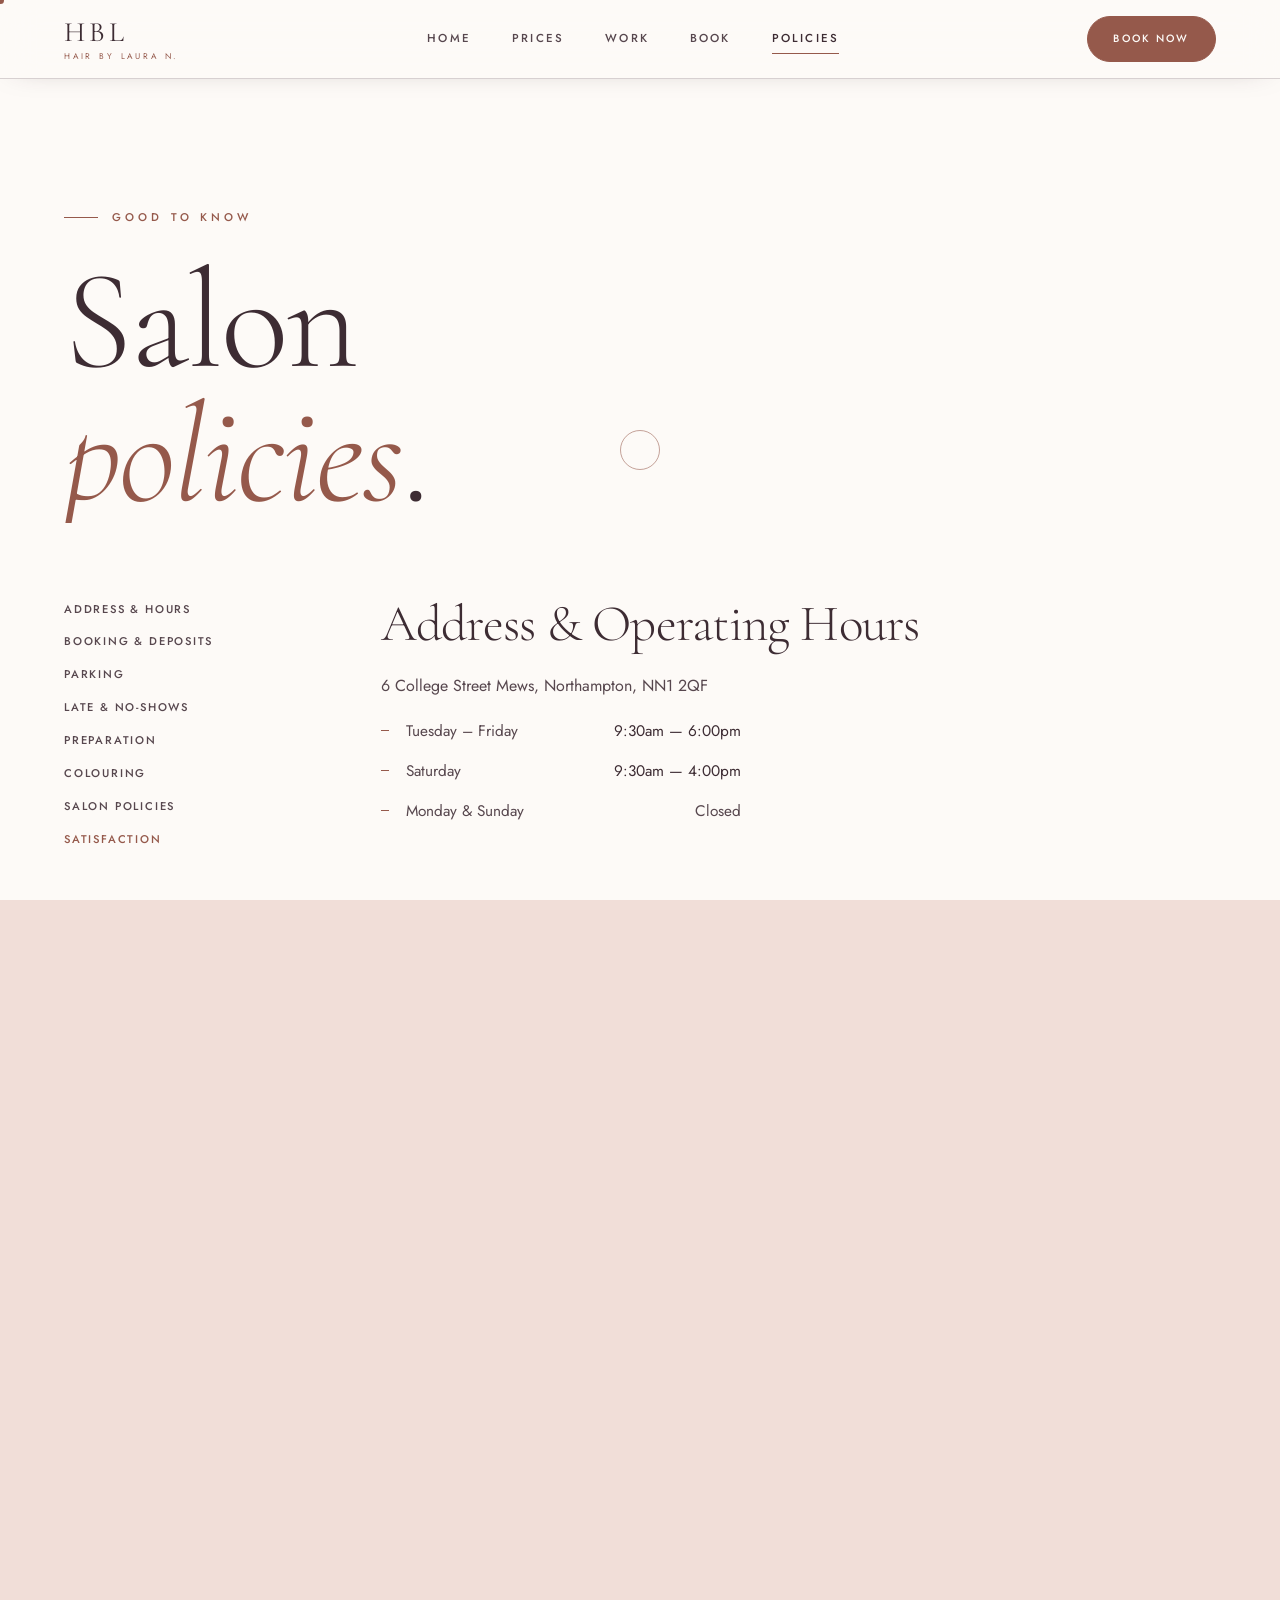
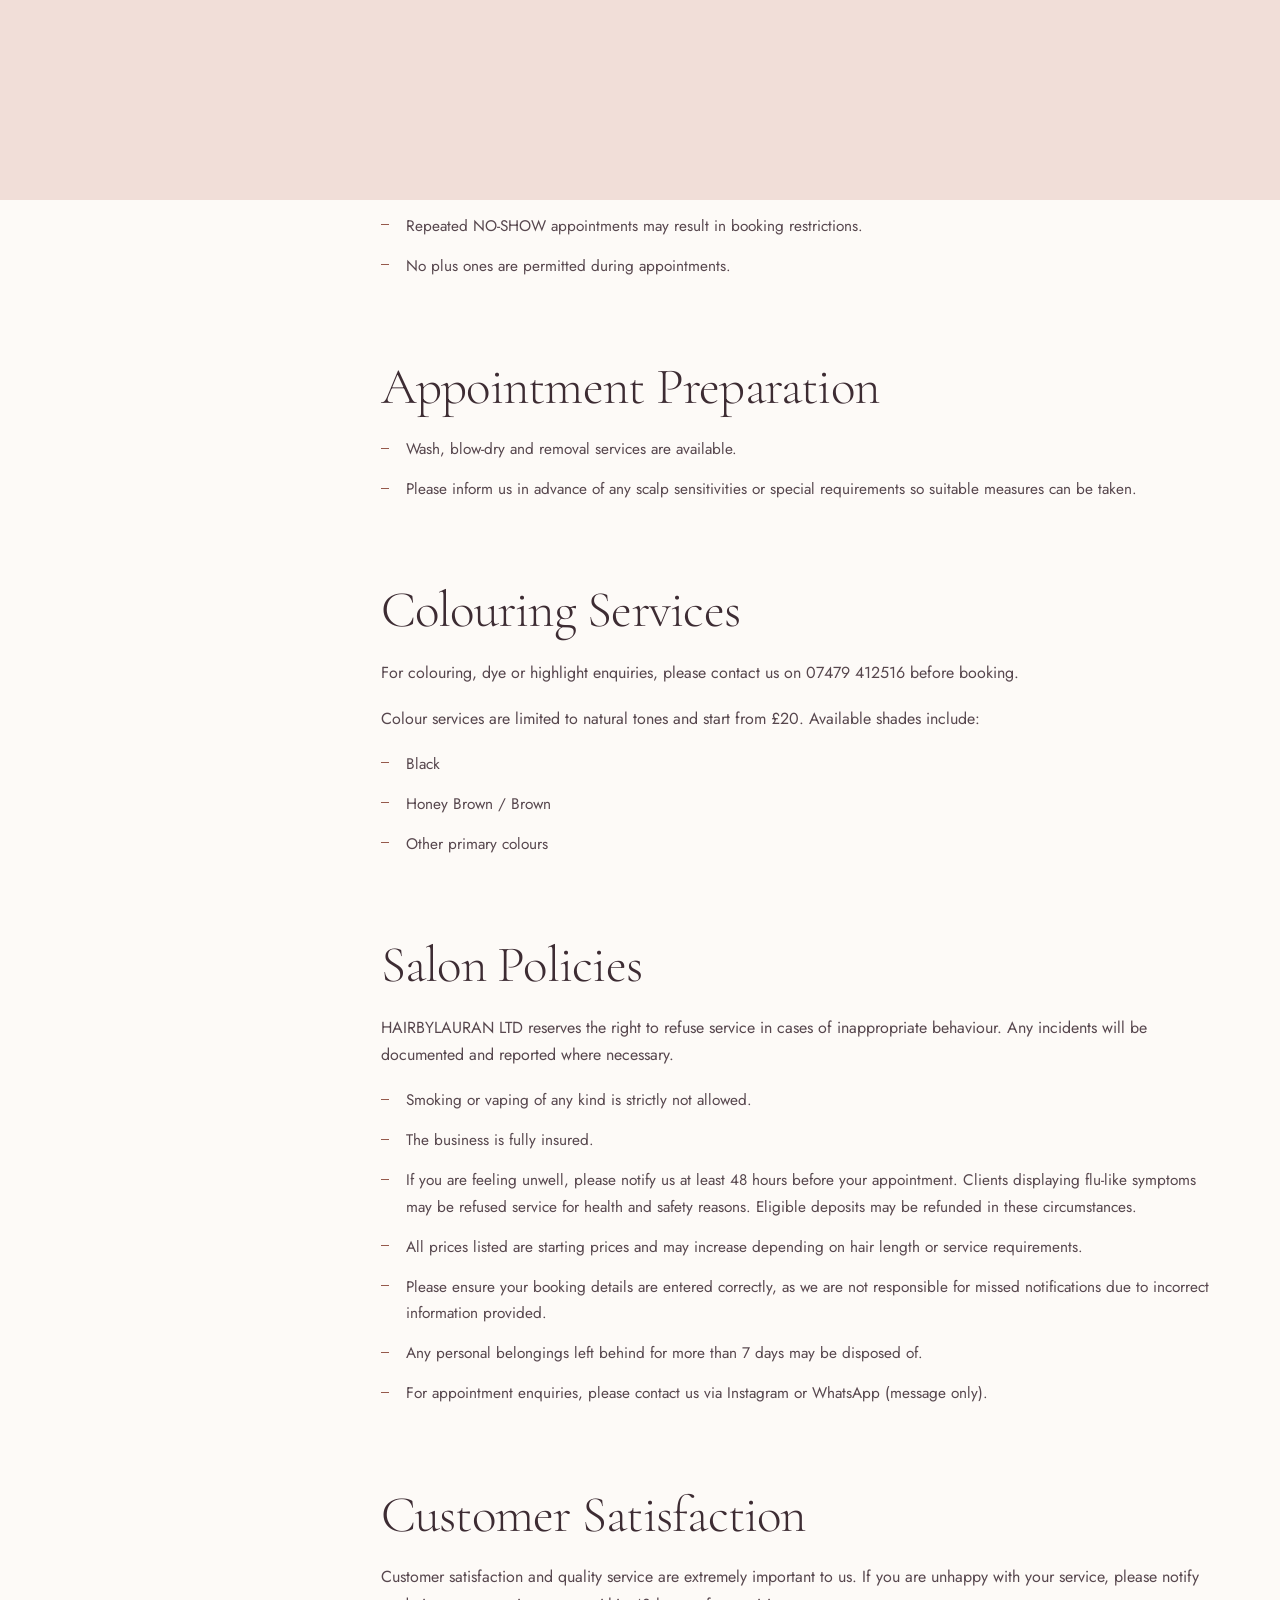
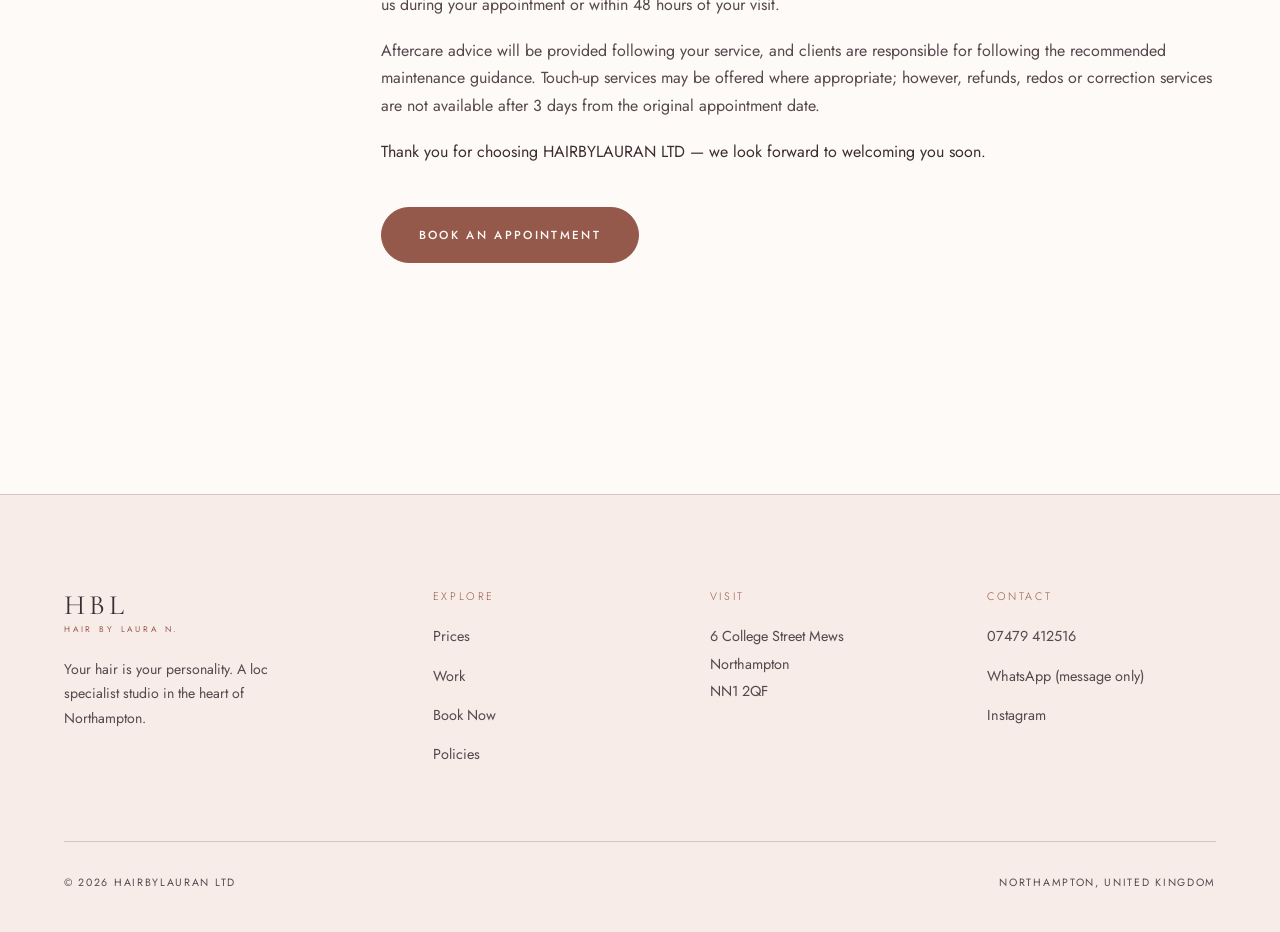
<file: policies.html>
<!DOCTYPE html>
<html lang="en-GB">
<head>
<meta charset="utf-8">
<meta name="viewport" content="width=device-width, initial-scale=1">
<title>Salon Policies | HBL — Hair By Laura N.</title>
<meta name="description" content="Booking information, deposits, late policy, parking, colouring services and salon policies for HBL Hair Studio, Northampton.">
<meta name="theme-color" content="#0b0a09">
<link rel="preconnect" href="https://fonts.googleapis.com">
<link rel="preconnect" href="https://fonts.gstatic.com" crossorigin>
<link href="https://fonts.googleapis.com/css2?family=Cormorant+Garamond:ital,wght@0,300;0,400;1,300;1,400&family=Jost:wght@200;300;400&display=swap" rel="stylesheet">
<link rel="stylesheet" href="styles.css">
<link rel="icon" href="images/logo-light.jpg">
</head>
<body>

<div class="curtain" id="curtain"></div>
<div class="prog" id="prog"></div>
<div class="cur" id="cur"></div>
<div class="cur-d" id="curD"><span>View</span></div>

<header class="nav is-solid" id="nav">
  <a class="brand" href="index.html"><b>HBL</b><i>Hair By Laura N.</i></a>
  <nav class="nav__mid">
    <a href="index.html">Home</a>
    <a href="services.html">Prices</a>
    <a href="index.html#work">Work</a>
    <a href="book.html">Book</a>
    <a href="policies.html" aria-current="page">Policies</a>
  </nav>
  <div class="nav__end">
    <a class="btn btn--fill btn--sm" href="book.html">Book Now</a>
    <button class="burger" id="burger" aria-label="Open menu" aria-expanded="false"><i></i><i></i></button>
  </div>
</header>

<div class="menu" id="menu">
  <a href="index.html">Home</a>
  <a href="services.html">Prices</a>
  <a href="index.html#work">Work</a>
  <a href="book.html">Book Now</a>
  <a href="policies.html">Policies</a>
  <div class="menu__foot">
    <span>6 College Street Mews, NN1 2QF</span>
    <a href="tel:+447479412516">07479 412516</a>
  </div>
</div>

<main>

<section class="sec" style="padding-top:clamp(9rem,18vw,13rem);padding-bottom:clamp(3rem,6vw,5rem)">
  <div class="wrap">
    <p class="kicker rv">Good to know</p>
    <h1 class="d1"><span class="msk"><span>Salon</span></span><span class="msk"><span><em class="it">policies</em>.</span></span></h1>
  </div>
</section>

<section class="sec" style="padding-top:0">
  <div class="wrap policy">
    <nav class="policy__nav" id="pnav">
      <a href="#hours">Address &amp; Hours</a>
      <a href="#booking">Booking &amp; Deposits</a>
      <a href="#parking">Parking</a>
      <a href="#late">Late &amp; No-Shows</a>
      <a href="#prep">Preparation</a>
      <a href="#colour">Colouring</a>
      <a href="#salon">Salon Policies</a>
      <a href="#satisfaction">Satisfaction</a>
    </nav>

    <div class="policy__body">
      <section id="hours" class="rv">
        <h2 class="d3">Address &amp; Operating Hours</h2>
        <p>6 College Street Mews, Northampton, NN1 2QF</p>
        <ul class="rows" style="max-width:360px">
          <li><span>Tuesday – Friday</span><b>9:30am — 6:00pm</b></li>
          <li><span>Saturday</span><b>9:30am — 4:00pm</b></li>
          <li class="off"><span>Monday &amp; Sunday</span><b>Closed</b></li>
        </ul>
      </section>

      <section id="booking" class="rv">
        <h2 class="d3">Important Booking Information</h2>
        <h3 class="d4" style="margin-bottom:1rem;color:var(--gold)">Availability &amp; Deposits</h3>
        <p>Appointments are released on the 10th of each month at 12:00am.</p>
        <ul>
          <li>All deposits are strictly non-refundable and non-transferable.</li>
          <li>Punctuality is essential for all appointments.</li>
          <li>Remaining balances can be paid via cash or card. Exact cash is appreciated where possible.</li>
          <li>Please allow enough time for travel and parking before your appointment.</li>
          <li>Pricing varies depending on the stylist level selected. Director Stylist services are priced differently from Graduate Stylist services. Please ensure you are booking with the correct stylist tier before confirming your appointment.</li>
        </ul>
      </section>

      <section id="parking" class="rv">
        <h2 class="d3">Parking</h2>
        <ul>
          <li>NCP Northampton St Peters Way, 8 St Peter's Way, NN1 1TP — approx. 5-minute walk, free for 1.5 hours.</li>
          <li>SOL Central Car Park, St Mary's St, NN1 2RL — approx. 3-minute walk.</li>
          <li>Mayorhold Shoppers' Multi-Storey, Lady's Lane, NN1 2DL / NN1 3AH — approx. 5-minute walk.</li>
        </ul>
      </section>

      <section id="late" class="rv">
        <h2 class="d3">Late Policy &amp; No-Shows</h2>
        <ul>
          <li>Clients arriving 20 minutes late without prior notice will automatically have their appointment cancelled and marked as a NO-SHOW.</li>
          <li>Emergency appointments are subject to an additional £50 fee.</li>
          <li>Repeated NO-SHOW appointments may result in booking restrictions.</li>
          <li>No plus ones are permitted during appointments.</li>
        </ul>
      </section>

      <section id="prep" class="rv">
        <h2 class="d3">Appointment Preparation</h2>
        <ul>
          <li>Wash, blow-dry and removal services are available.</li>
          <li>Please inform us in advance of any scalp sensitivities or special requirements so suitable measures can be taken.</li>
        </ul>
      </section>

      <section id="colour" class="rv">
        <h2 class="d3">Colouring Services</h2>
        <p>For colouring, dye or highlight enquiries, please contact us on 07479 412516 before booking.</p>
        <p>Colour services are limited to natural tones and start from £20. Available shades include:</p>
        <ul>
          <li>Black</li>
          <li>Honey Brown / Brown</li>
          <li>Other primary colours</li>
        </ul>
      </section>

      <section id="salon" class="rv">
        <h2 class="d3">Salon Policies</h2>
        <p>HAIRBYLAURAN LTD reserves the right to refuse service in cases of inappropriate behaviour. Any incidents will be documented and reported where necessary.</p>
        <ul>
          <li>Smoking or vaping of any kind is strictly not allowed.</li>
          <li>The business is fully insured.</li>
          <li>If you are feeling unwell, please notify us at least 48 hours before your appointment. Clients displaying flu-like symptoms may be refused service for health and safety reasons. Eligible deposits may be refunded in these circumstances.</li>
          <li>All prices listed are starting prices and may increase depending on hair length or service requirements.</li>
          <li>Please ensure your booking details are entered correctly, as we are not responsible for missed notifications due to incorrect information provided.</li>
          <li>Any personal belongings left behind for more than 7 days may be disposed of.</li>
          <li>For appointment enquiries, please contact us via Instagram or WhatsApp (message only).</li>
        </ul>
      </section>

      <section id="satisfaction" class="rv">
        <h2 class="d3">Customer Satisfaction</h2>
        <p>Customer satisfaction and quality service are extremely important to us. If you are unhappy with your service, please notify us during your appointment or within 48 hours of your visit.</p>
        <p>Aftercare advice will be provided following your service, and clients are responsible for following the recommended maintenance guidance. Touch-up services may be offered where appropriate; however, refunds, redos or correction services are not available after 3 days from the original appointment date.</p>
        <p style="color:var(--bone)">Thank you for choosing HAIRBYLAURAN LTD — we look forward to welcoming you soon.</p>
        <a class="btn btn--fill" href="book.html" style="margin-top:1.5rem">Book an appointment</a>
      </section>
    </div>
  </div>
</section>

</main>

<footer class="foot">
  <div class="foot__grid">
    <div>
      <a class="brand" href="index.html" style="margin-bottom:1.5rem"><b>HBL</b><i>Hair By Laura N.</i></a>
      <p style="max-width:32ch;font-size:.88rem">Your hair is your personality. A loc specialist studio in the heart of Northampton.</p>
    </div>
    <div><h4>Explore</h4><ul>
      <li><a href="services.html">Prices</a></li>
      <li><a href="index.html#work">Work</a></li>
      <li><a href="book.html">Book Now</a></li>
      <li><a href="policies.html">Policies</a></li>
    </ul></div>
    <div><h4>Visit</h4><address>6 College Street Mews<br>Northampton<br>NN1 2QF</address></div>
    <div><h4>Contact</h4><ul>
      <li><a href="tel:+447479412516">07479 412516</a></li>
      <li><a href="https://wa.me/447479412516" target="_blank" rel="noopener">WhatsApp (message only)</a></li>
      <li><a href="https://instagram.com/hairbylauran" target="_blank" rel="noopener">Instagram</a></li>
    </ul></div>
  </div>
  <div class="foot__bar">
    <p>&copy; <span id="yr"></span> HAIRBYLAURAN LTD</p>
    <p>Northampton, United Kingdom</p>
  </div>
</footer>

<script src="data.js"></script>
<script src="script.js"></script>
</body>
</html>
</file>
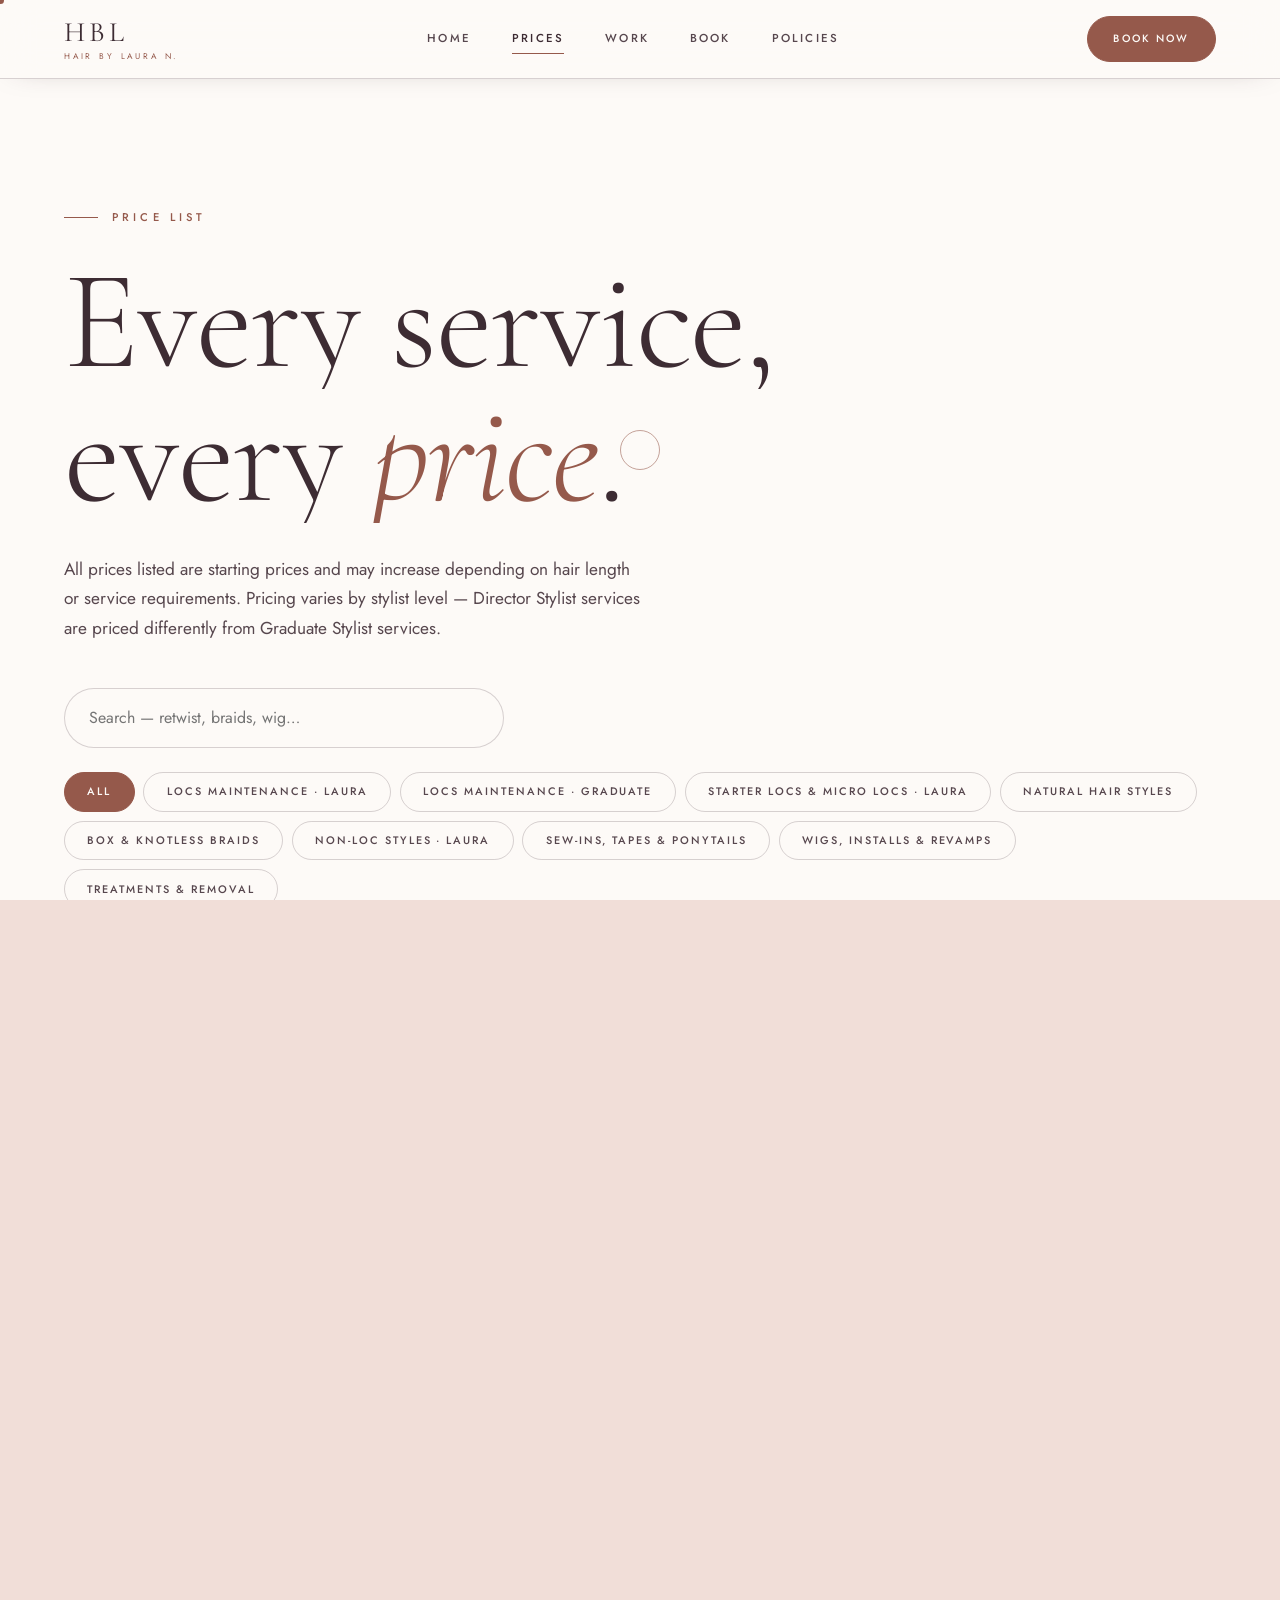
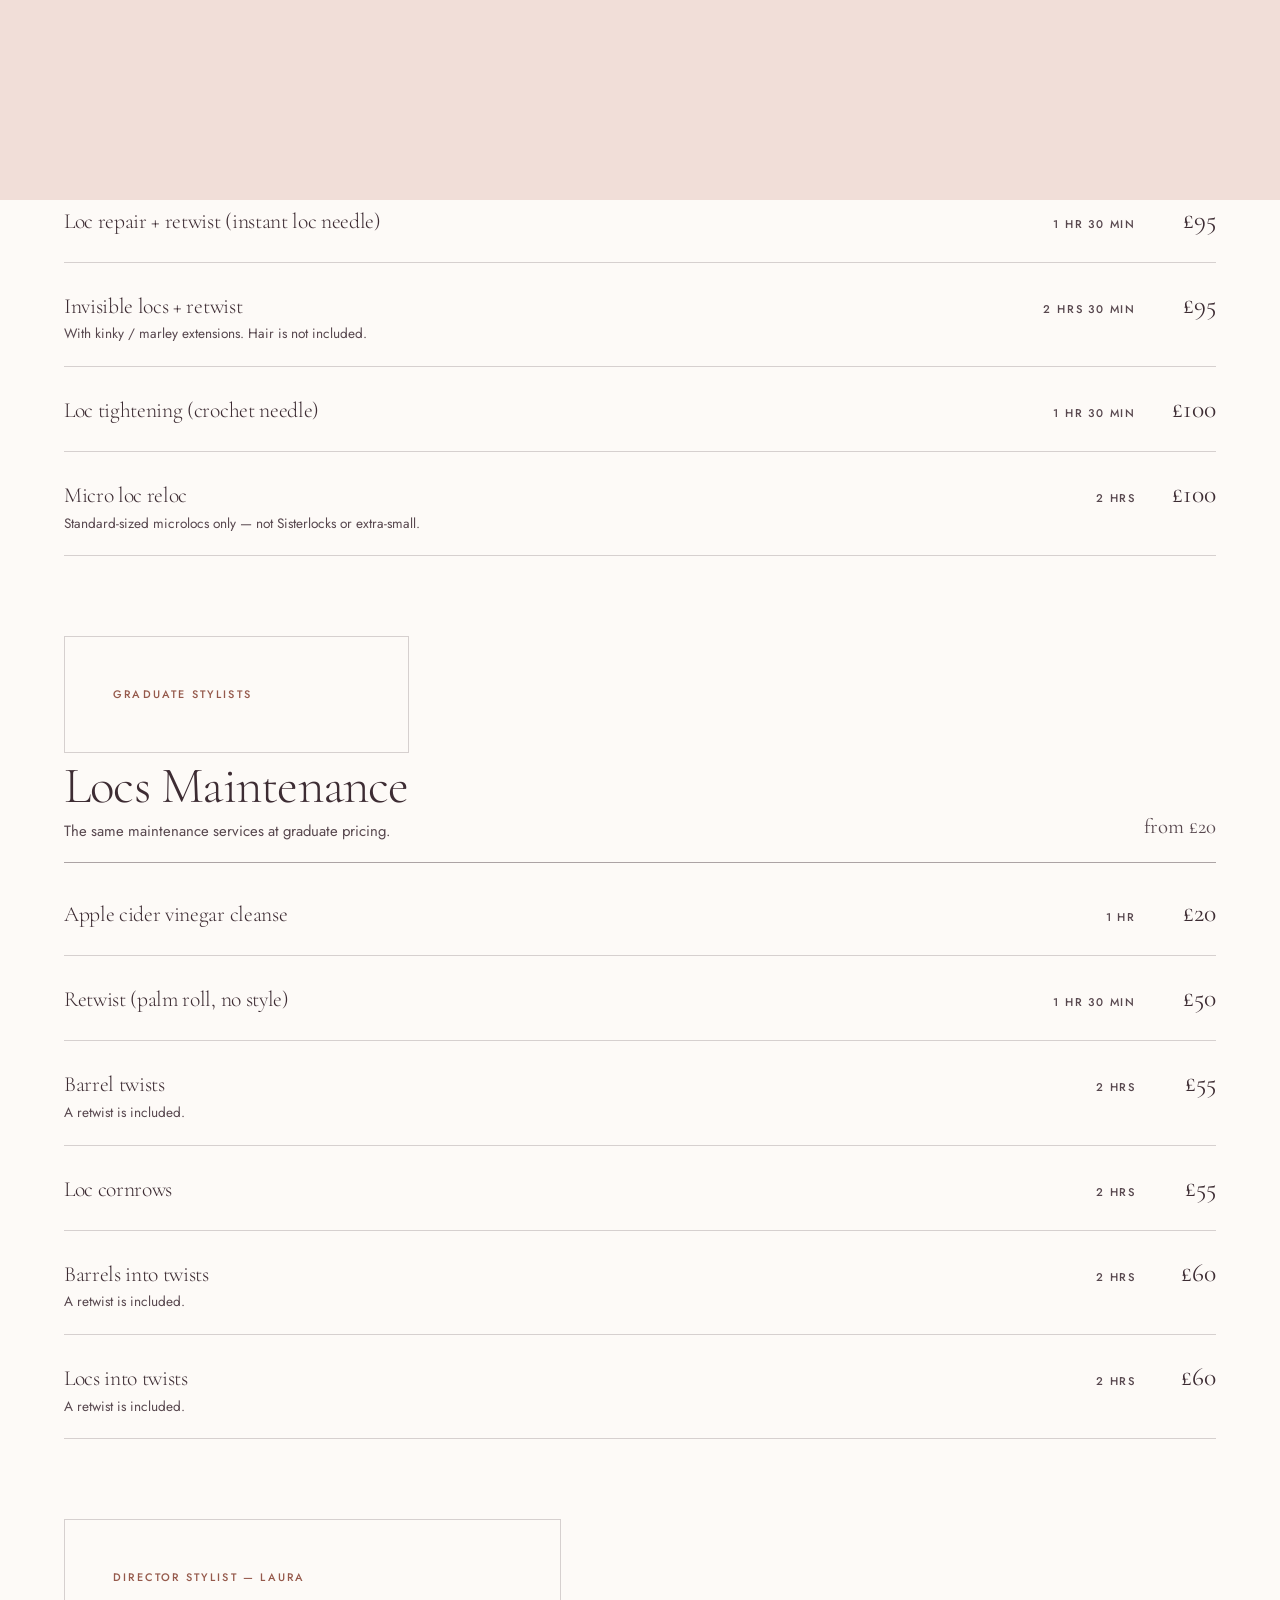
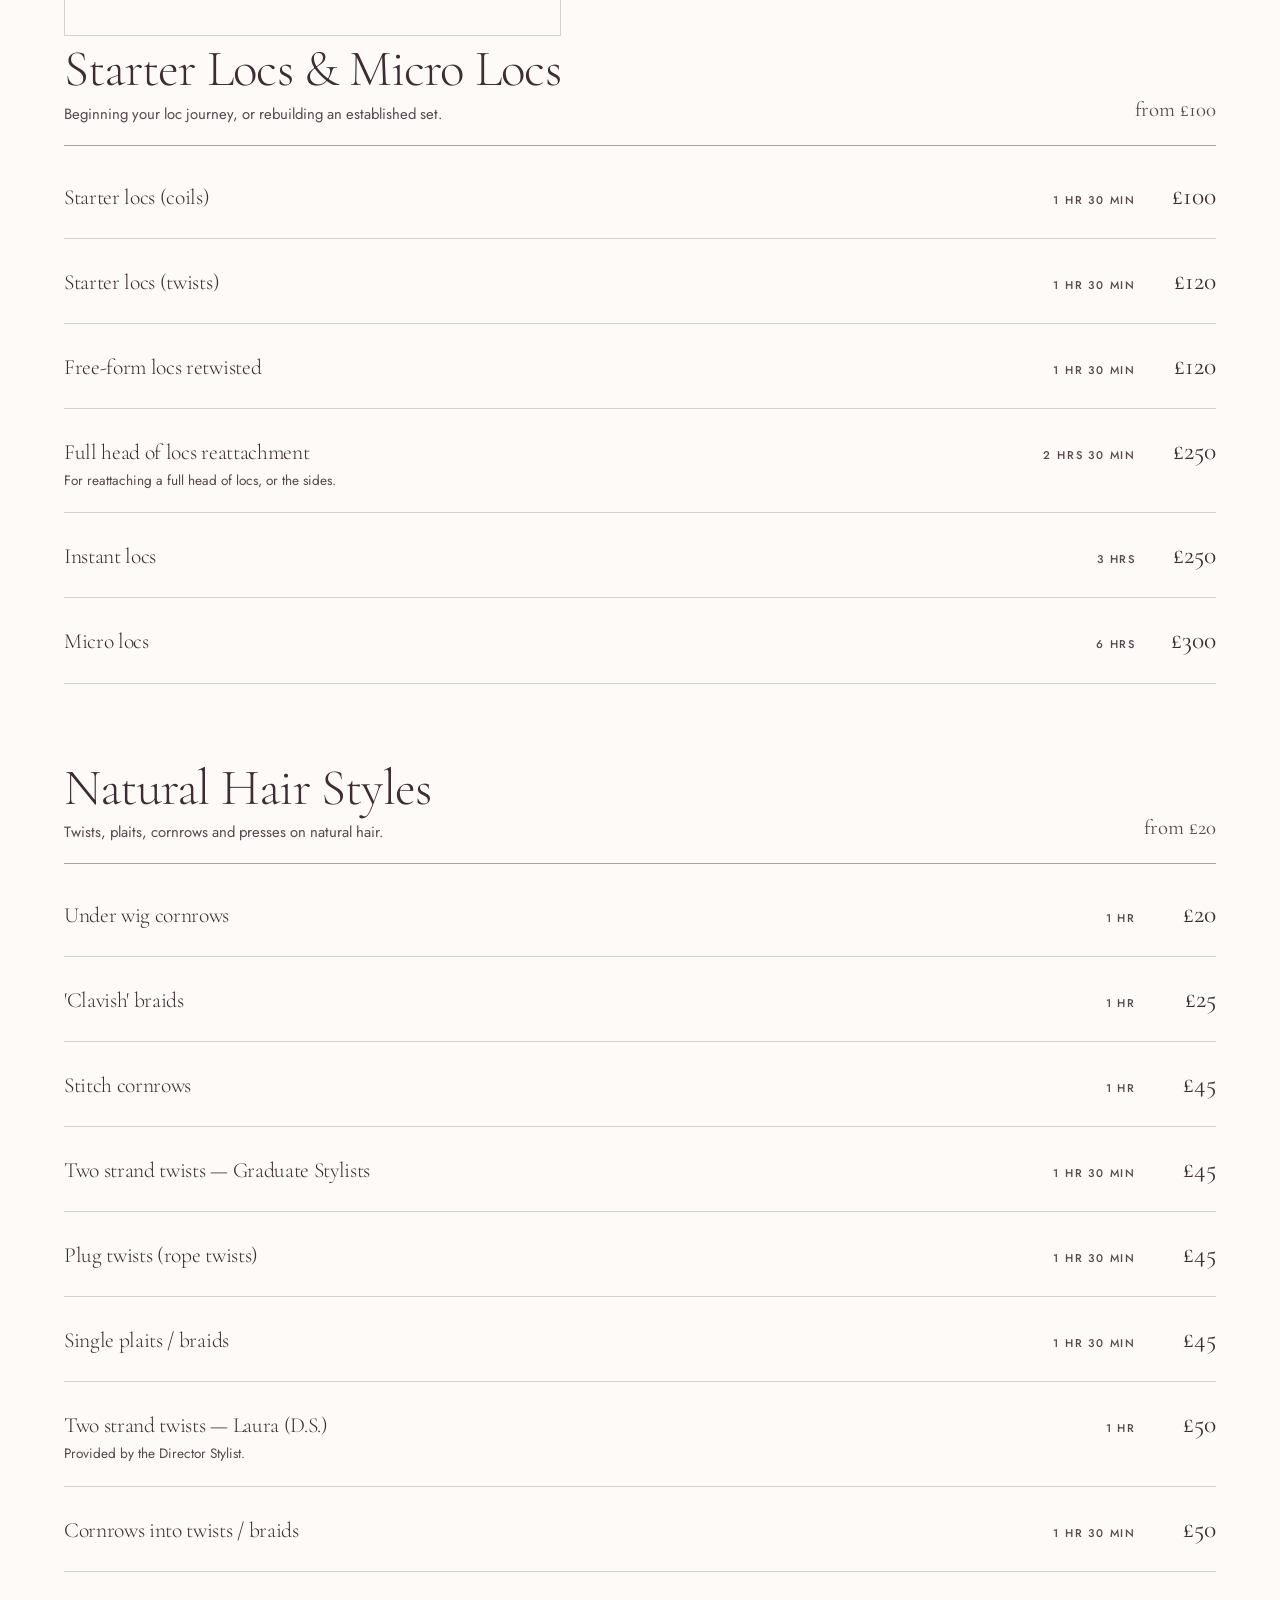
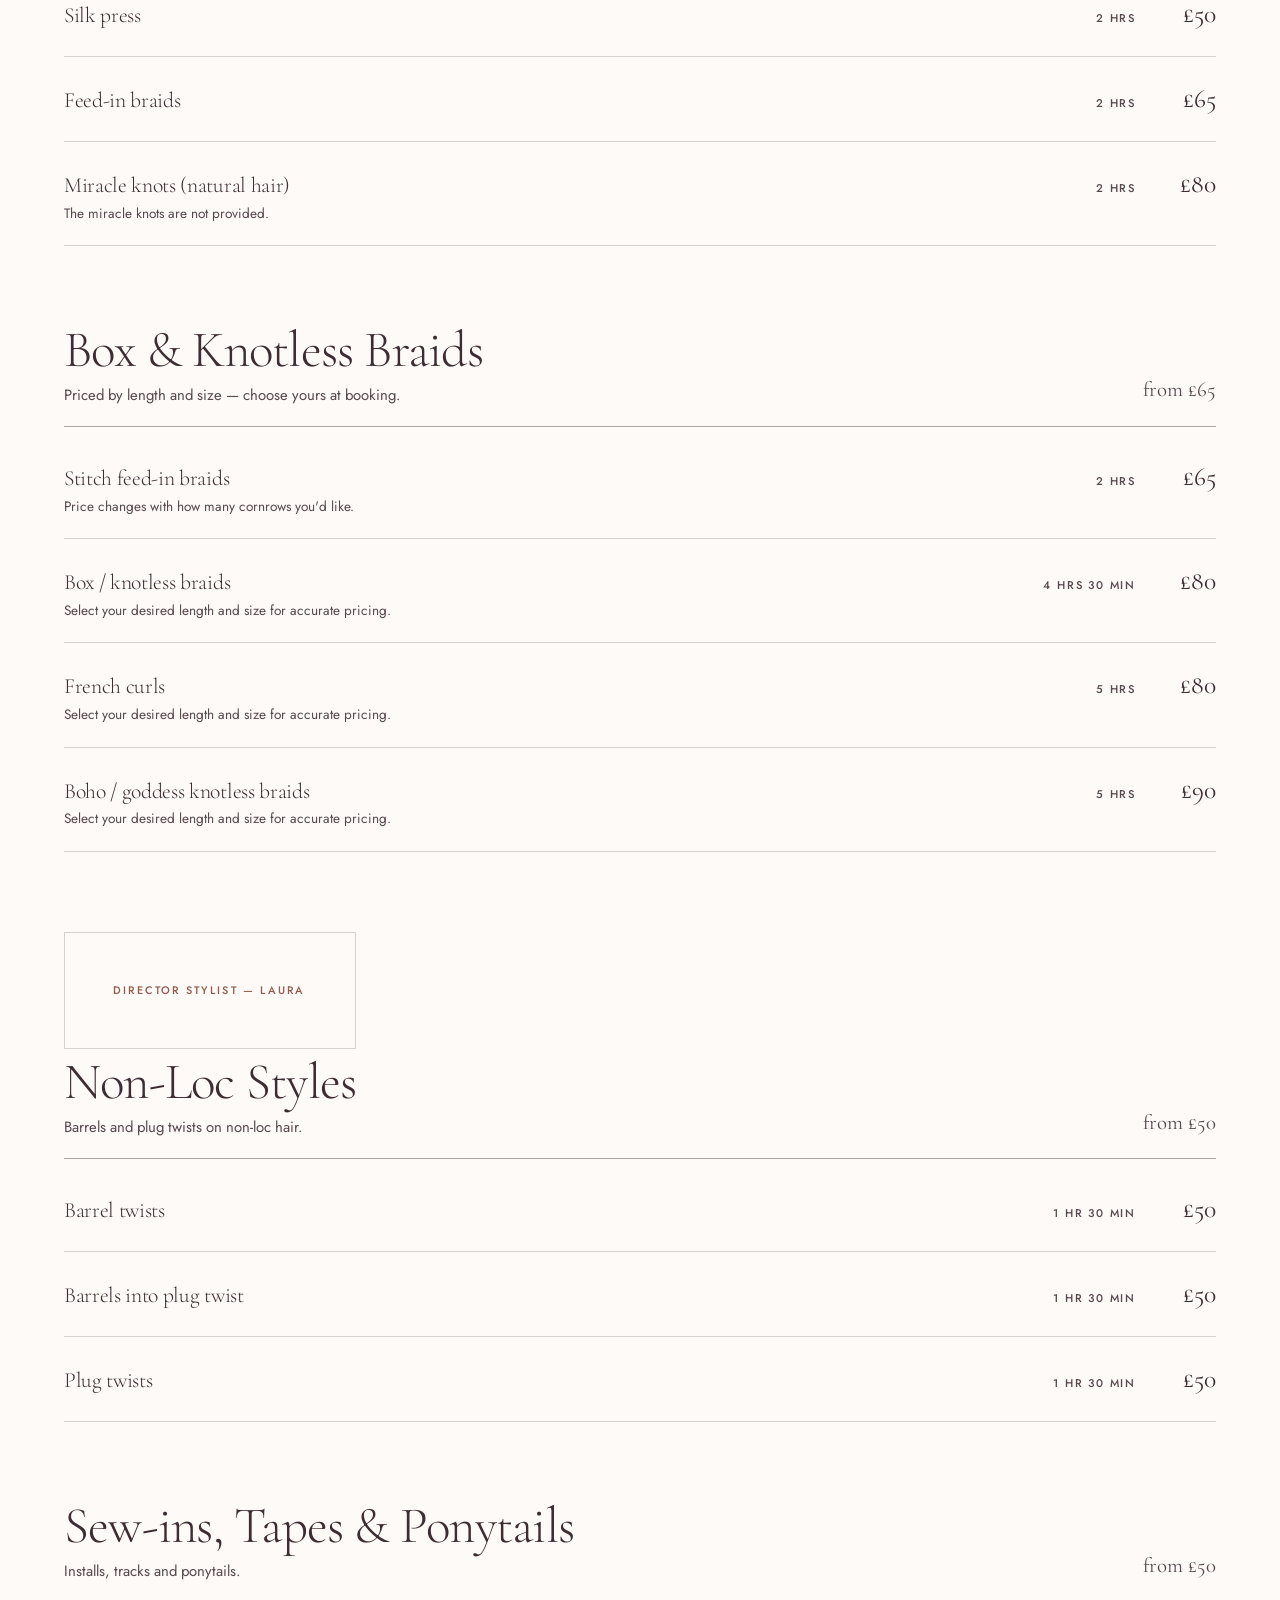
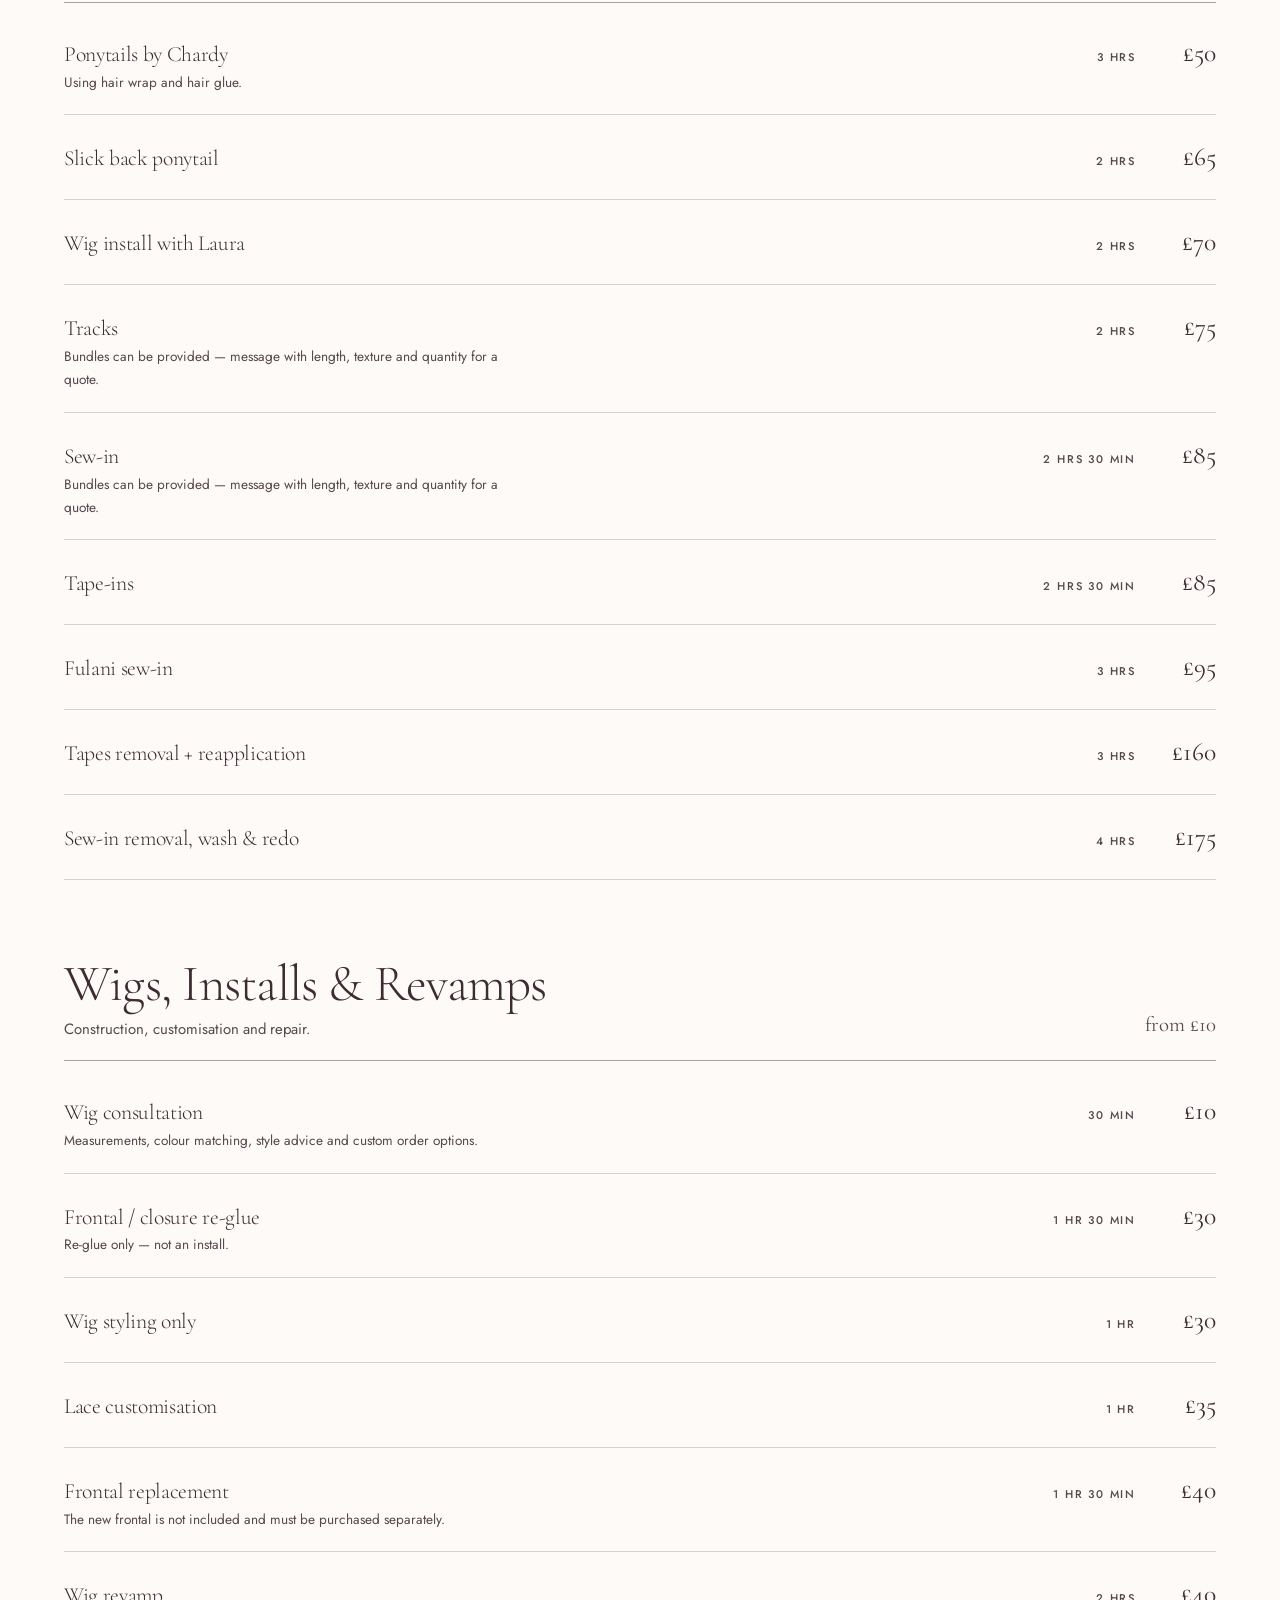
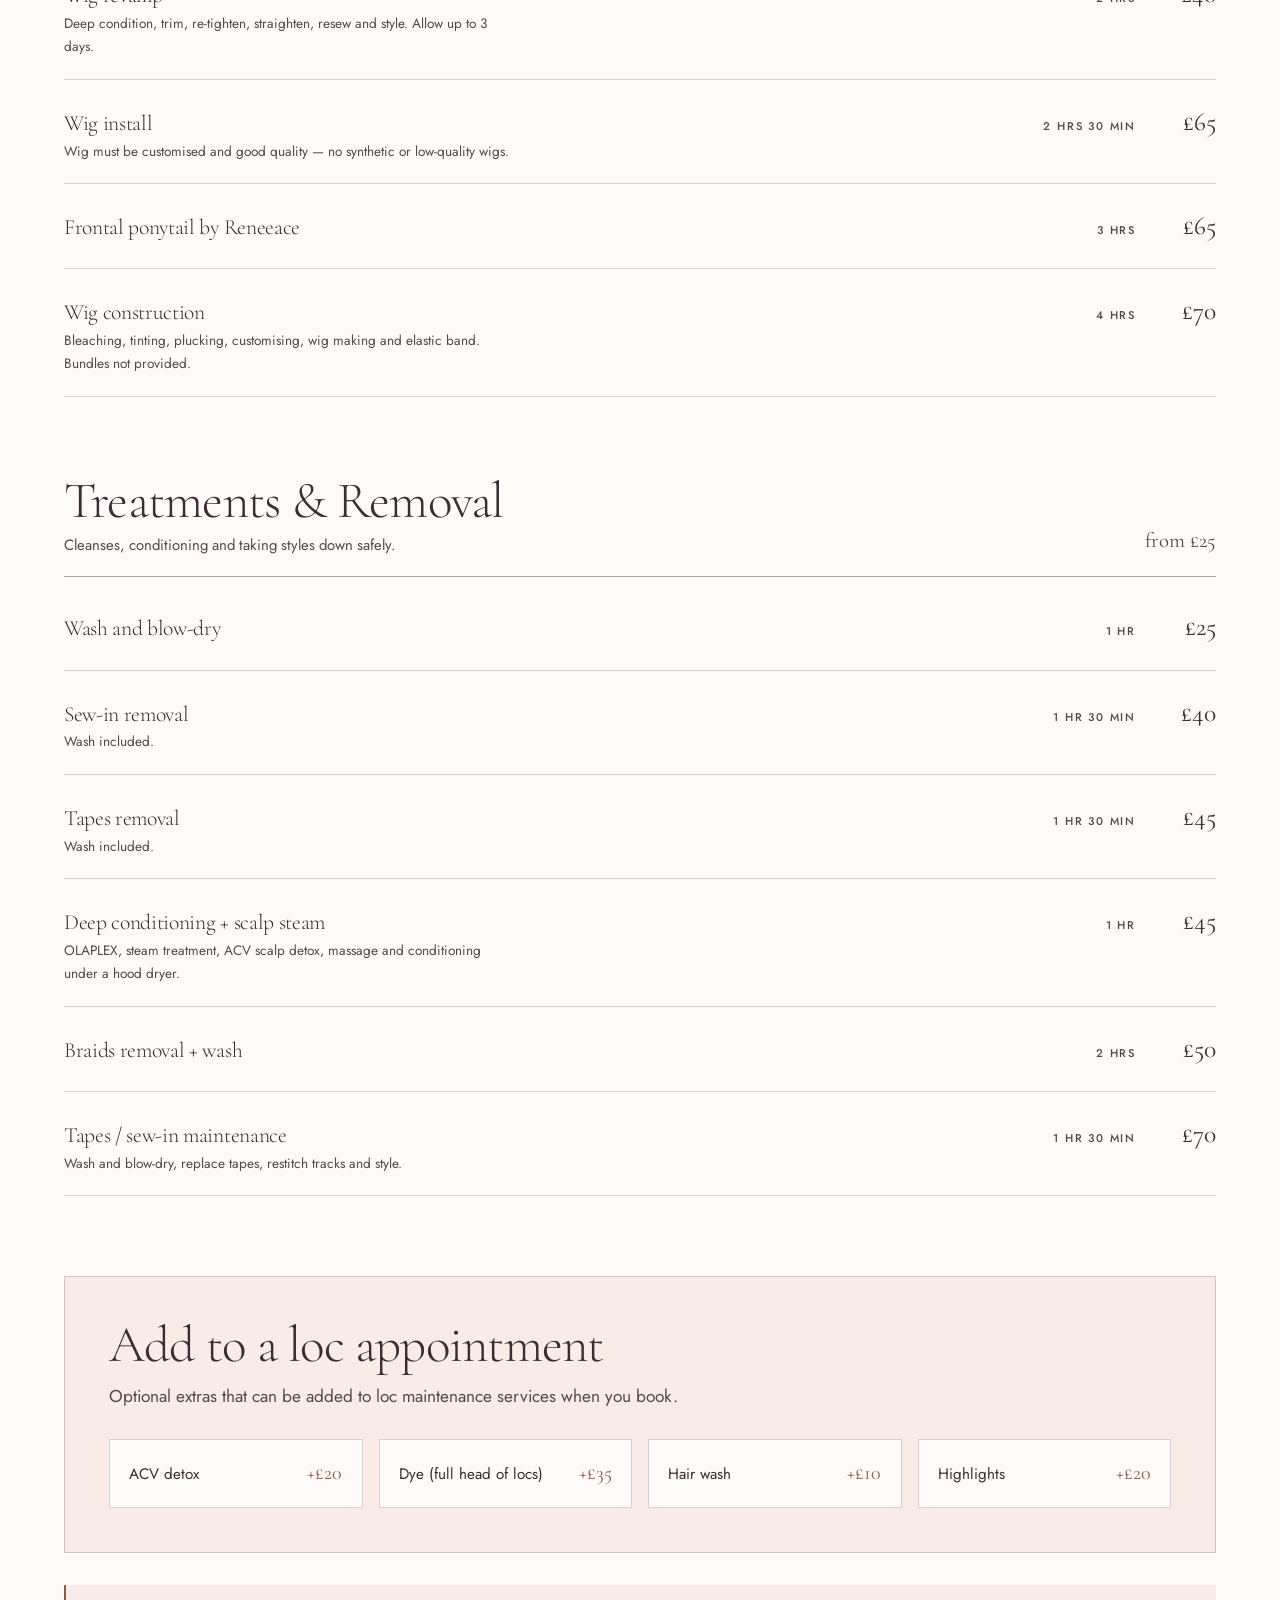
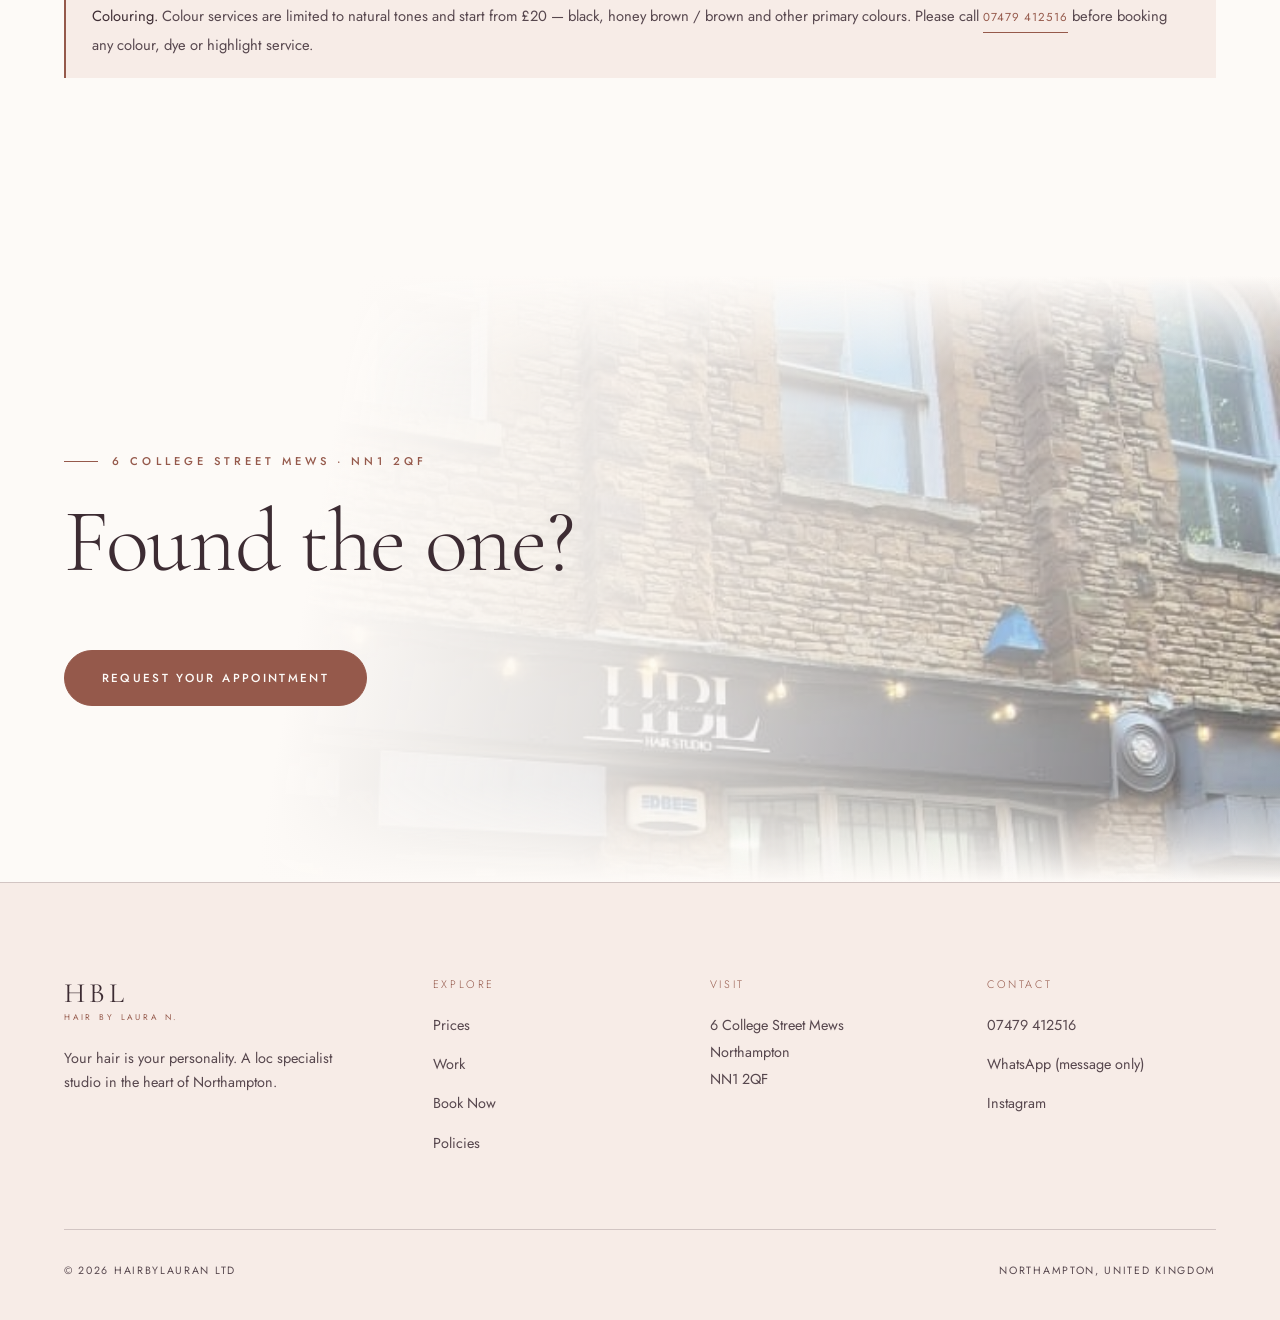
<file: services.html>
<!DOCTYPE html>
<html lang="en-GB">
<head>
<meta charset="utf-8">
<meta name="viewport" content="width=device-width, initial-scale=1">
<title>Price List | HBL — Hair By Laura N.</title>
<meta name="description" content="Full price list for HBL Hair Studio, Northampton — loc maintenance, starter locs, braids, natural hair styles, sew-ins, wigs and treatments.">
<meta name="theme-color" content="#fdfaf7">
<link rel="preconnect" href="https://fonts.googleapis.com">
<link rel="preconnect" href="https://fonts.gstatic.com" crossorigin>
<link href="https://fonts.googleapis.com/css2?family=Cormorant+Garamond:ital,wght@0,300;0,400;1,300;1,400&family=Jost:wght@200;300;400;500&display=swap" rel="stylesheet">
<link rel="stylesheet" href="styles.css">
<link rel="icon" href="images/logo-light.jpg">
</head>
<body>

<div class="curtain" id="curtain"></div>
<div class="prog" id="prog"></div>
<div class="cur" id="cur"></div>
<div class="cur-d" id="curD"><span>View</span></div>

<header class="nav is-solid" id="nav">
  <a class="brand" href="index.html"><b>HBL</b><i>Hair By Laura N.</i></a>
  <nav class="nav__mid">
    <a href="index.html">Home</a>
    <a href="services.html" aria-current="page">Prices</a>
    <a href="index.html#work">Work</a>
    <a href="book.html">Book</a>
    <a href="policies.html">Policies</a>
  </nav>
  <div class="nav__end">
    <a class="btn btn--fill btn--sm" href="book.html">Book Now</a>
    <button class="burger" id="burger" aria-label="Open menu" aria-expanded="false"><i></i><i></i></button>
  </div>
</header>

<div class="menu" id="menu">
  <a href="index.html">Home</a>
  <a href="services.html">Prices</a>
  <a href="index.html#work">Work</a>
  <a href="book.html">Book Now</a>
  <a href="policies.html">Policies</a>
  <div class="menu__foot">
    <span>6 College Street Mews, NN1 2QF</span>
    <a href="tel:+447479412516">07479 412516</a>
  </div>
</div>

<main>

<section class="sec" style="padding-top:clamp(9rem,17vw,13rem);padding-bottom:clamp(2.5rem,5vw,4rem)">
  <div class="wrap">
    <p class="kicker rv">Price list</p>
    <h1 class="d1"><span class="msk"><span>Every service,</span></span><span class="msk"><span>every <em class="it">price</em>.</span></span></h1>
    <p class="lede rv rv-d2" style="margin-top:2rem">All prices listed are starting prices and may increase depending on hair length or service requirements. Pricing varies by stylist level — Director Stylist services are priced differently from Graduate Stylist services.</p>
    <div class="priceTools rv rv-d3">
      <label class="srch">
        <span class="vh">Search services</span>
        <input type="search" id="srch" placeholder="Search — retwist, braids, wig…" autocomplete="off">
      </label>
      <div class="chips" id="catChips"></div>
    </div>
  </div>
</section>

<section class="sec" style="padding-top:0">
  <div class="wrap">
    <div id="menuOut"></div>
    <p class="noHits" id="noHits" hidden>No services match that search.</p>

    <div class="addonBox rv">
      <h3 class="d3">Add to a loc appointment</h3>
      <p class="lede">Optional extras that can be added to loc maintenance services when you book.</p>
      <ul class="addonList" id="addonOut"></ul>
    </div>

    <div class="notice rv">
      <b>Colouring.</b> Colour services are limited to natural tones and start from £20 — black, honey brown / brown and other primary colours. Please call <a class="ln" href="tel:+447479412516" style="letter-spacing:.08em">07479 412516</a> before booking any colour, dye or highlight service.
    </div>
  </div>
</section>

<section class="band">
  <div class="band__bg" data-parallax="0.12"><img src="images/studio-front-evening.jpg" alt=""></div>
  <div class="wrap">
    <p class="kicker kicker--c rv">6 College Street Mews · NN1 2QF</p>
    <h2 class="d2 rv rv-d1">Found the one?</h2>
    <a class="btn btn--fill rv rv-d2" href="book.html">Request your appointment</a>
  </div>
</section>

</main>

<footer class="foot">
  <div class="foot__grid">
    <div>
      <a class="brand" href="index.html" style="margin-bottom:1.5rem"><b>HBL</b><i>Hair By Laura N.</i></a>
      <p style="max-width:32ch;font-size:.9rem">Your hair is your personality. A loc specialist studio in the heart of Northampton.</p>
    </div>
    <div><h4>Explore</h4><ul>
      <li><a href="services.html">Prices</a></li>
      <li><a href="index.html#work">Work</a></li>
      <li><a href="book.html">Book Now</a></li>
      <li><a href="policies.html">Policies</a></li>
    </ul></div>
    <div><h4>Visit</h4><address>6 College Street Mews<br>Northampton<br>NN1 2QF</address></div>
    <div><h4>Contact</h4><ul>
      <li><a href="tel:+447479412516">07479 412516</a></li>
      <li><a href="https://wa.me/447479412516" target="_blank" rel="noopener">WhatsApp (message only)</a></li>
      <li><a href="https://instagram.com/hairbylauran" target="_blank" rel="noopener">Instagram</a></li>
    </ul></div>
  </div>
  <div class="foot__bar">
    <p>&copy; <span id="yr"></span> HAIRBYLAURAN LTD</p>
    <p>Northampton, United Kingdom</p>
  </div>
</footer>

<script src="data.js"></script>
<script src="script.js"></script>
</body>
</html>
</file>
<file: styles.css>
/* ══════════════════════════════════════════════════════════
   HBL — Hair By Laura N.  |  Northampton
   Light, warm, feminine palette
   ══════════════════════════════════════════════════════════ */

:root{
  --ivory:#fdfaf7;        /* page background        */
  --blush:#f7ece7;        /* soft section surface   */
  --blush-2:#f1ded8;      /* deeper blush           */
  --plum:#3d2c33;         /* primary text           */
  --plum-soft:#57474e;    /* secondary text — 8.4:1 */
  --rose:#95594b;         /* accent — 5.3:1 as text and as a fill */
  --rose-soft:#c08a7d;    /* decorative only — never text */
  --rose-lt:#dcb2a6;
  --gold:var(--rose);     /* legacy alias */
  --line:rgba(61,44,51,.2);
  --line-strong:rgba(61,44,51,.42);

  --noir:var(--ivory);
  --noir-2:var(--blush);
  --noir-3:var(--blush-2);
  --bone:var(--plum);
  --bone-dim:var(--plum-soft);

  --display:"Cormorant Garamond",Garamond,"Times New Roman",serif;
  --ui:"Jost",system-ui,-apple-system,"Segoe UI",sans-serif;

  --maxw:1320px;
  --pad:clamp(1.25rem,5vw,4.5rem);
  --ease:cubic-bezier(.19,1,.22,1);
  --ease-2:cubic-bezier(.65,.05,.36,1);
  --shadow:0 30px 70px -30px rgba(61,44,51,.3);
}

*,*::before,*::after{box-sizing:border-box}
[hidden]{display:none!important}
html{scroll-behavior:smooth;-webkit-text-size-adjust:100%}
body{
  margin:0;background:var(--noir);color:var(--bone);
  font-family:var(--ui);font-weight:400;font-size:16px;line-height:1.72;
  -webkit-font-smoothing:antialiased;overflow-x:hidden;
}
body.is-locked{overflow:hidden}
img{display:block;max-width:100%}
a{color:inherit;text-decoration:none}
button{font:inherit;color:inherit}
::selection{background:var(--rose-lt);color:var(--plum)}

/* ───────── Type ───────── */
h1,h2,h3,h4{font-family:var(--display);font-weight:300;line-height:.95;letter-spacing:-.015em;margin:0}
h2:not(:last-child){margin-bottom:1.6rem}
.d1{font-size:clamp(3.4rem,11vw,10rem)}
.d2{font-size:clamp(2.6rem,7vw,6rem)}
.d3{font-size:clamp(1.9rem,4vw,3.4rem)}
.d4{font-size:clamp(1.4rem,2.2vw,2rem);line-height:1.1}
.it{font-style:italic;color:var(--rose)}

.kicker{
  font-size:.7rem;letter-spacing:.36em;text-transform:uppercase;
  color:var(--rose);font-weight:500;margin:0 0 1.75rem;display:flex;align-items:center;gap:.9rem;
}
.kicker::before{content:"";width:34px;height:1px;background:var(--rose);flex:none}
.kicker--c{justify-content:center}
.kicker--c::after{content:"";width:34px;height:1px;background:var(--rose)}

p{margin:0 0 1.15rem;color:var(--plum-soft)}
.lede{font-size:clamp(1.02rem,1.35vw,1.18rem);max-width:58ch;color:var(--plum-soft)}
.tiny{font-size:.76rem;letter-spacing:.16em;text-transform:uppercase;color:var(--plum-soft);font-weight:500}

/* ───────── Buttons ───────── */
.btn{
  position:relative;display:inline-flex;align-items:center;justify-content:center;gap:.7rem;
  padding:1.05rem 2.3rem;border-radius:100px;border:1px solid var(--line-strong);
  font-size:.73rem;letter-spacing:.2em;text-transform:uppercase;font-weight:500;
  cursor:pointer;overflow:hidden;background:none;isolation:isolate;
  transition:color .5s var(--ease),border-color .5s var(--ease);
}
.btn::before{
  content:"";position:absolute;inset:0;z-index:-1;border-radius:inherit;
  background:var(--rose);transform:translateY(101%);transition:transform .6s var(--ease);
}
.btn:hover{color:var(--ivory);border-color:var(--rose)}
.btn:hover::before{transform:translateY(0)}
.btn--fill{background:var(--rose);color:var(--ivory);border-color:var(--rose)}
.btn--fill::before{background:var(--plum)}
.btn--fill:hover{color:var(--ivory);border-color:var(--plum)}
.btn--sm{padding:.8rem 1.6rem;font-size:.66rem}

.ln{
  position:relative;display:inline-block;font-size:.72rem;letter-spacing:.26em;
  text-transform:uppercase;color:var(--rose);padding-bottom:.35rem;
}
.ln::after{content:"";position:absolute;left:0;bottom:0;width:100%;height:1px;background:currentColor;transform-origin:right;transform:scaleX(1);transition:transform .5s var(--ease)}
.ln:hover::after{transform-origin:left;transform:scaleX(0)}

/* ───────── Preloader ───────── */
.pre{
  position:fixed;inset:0;z-index:9999;background:var(--ivory);
  display:flex;flex-direction:column;align-items:center;justify-content:center;gap:2rem;
  transition:opacity .8s var(--ease),visibility .8s;
}
.pre.is-done{opacity:0;visibility:hidden}
.pre__logo{font-family:var(--display);font-size:clamp(3rem,9vw,6rem);letter-spacing:.1em;line-height:1;opacity:0;animation:preIn 1s var(--ease) .15s forwards}
.pre__sub{font-size:.62rem;letter-spacing:.5em;text-transform:uppercase;color:var(--rose);opacity:0;animation:preIn 1s var(--ease) .45s forwards}
.pre__bar{width:min(240px,50vw);height:1px;background:var(--line);position:relative;overflow:hidden}
.pre__bar i{position:absolute;inset:0;background:var(--rose);transform:scaleX(0);transform-origin:left;transition:transform .25s linear}
.pre__pct{font-size:.62rem;letter-spacing:.3em;color:var(--bone-dim)}
@keyframes preIn{to{opacity:1}}

/* ───────── Page transition curtain ───────── */
.curtain{
  position:fixed;inset:0;z-index:9000;background:var(--blush-2);pointer-events:none;
  transform:translateY(100%);
}
.curtain.is-in{animation:curtainIn .7s var(--ease-2) forwards}
.curtain.is-out{animation:curtainOut .7s var(--ease-2) forwards}
@keyframes curtainIn{from{transform:translateY(100%)}to{transform:translateY(0)}}
@keyframes curtainOut{from{transform:translateY(0)}to{transform:translateY(-100%)}}

/* ───────── Cursor ───────── */
.cur,.cur-d{position:fixed;top:0;left:0;z-index:8000;pointer-events:none;border-radius:50%}
.cur{width:7px;height:7px;background:var(--rose);margin:-3.5px 0 0 -3.5px}
.cur-d{
  width:40px;height:40px;border:1px solid rgba(149,89,75,.55);margin:-20px 0 0 -20px;
  display:grid;place-items:center;transition:width .4s var(--ease),height .4s var(--ease),background .4s,border-color .4s;
}
.cur-d span{font-size:.5rem;letter-spacing:.2em;text-transform:uppercase;opacity:0;transition:opacity .3s;color:var(--ivory)}
body.cur-on .cur-d{width:84px;height:84px;background:var(--rose);border-color:var(--rose)}
body.cur-on .cur-d span{opacity:1}
@media (hover:none),(max-width:900px){.cur,.cur-d{display:none}}

/* ───────── Scroll progress ───────── */
.prog{position:fixed;top:0;left:0;height:2px;width:100%;z-index:70;transform:scaleX(0);transform-origin:left;background:var(--rose)}

/* ───────── Nav ───────── */
.nav{
  position:fixed;top:0;left:0;right:0;z-index:200;
  display:flex;align-items:center;justify-content:space-between;gap:2rem;
  padding:1.6rem var(--pad);
  transition:transform .6s var(--ease),background .5s,padding .5s,border-color .5s;
  border-bottom:1px solid transparent;
}
.nav.is-solid{background:rgba(253,250,247,.88);backdrop-filter:blur(18px);padding:1rem var(--pad);border-bottom-color:var(--line);box-shadow:0 1px 30px -18px rgba(61,44,51,.5)}
.nav.is-hidden{transform:translateY(-105%)}
.brand{display:flex;flex-direction:column;line-height:1}
.brand b{font-family:var(--display);font-size:1.75rem;letter-spacing:.14em;font-weight:400}
.brand i{font-style:normal;font-size:.52rem;letter-spacing:.34em;text-transform:uppercase;color:var(--rose);margin-top:.4rem}
.nav__mid{display:flex;gap:2.6rem}
.nav__mid a{position:relative;font-size:.72rem;letter-spacing:.18em;text-transform:uppercase;padding:.3rem 0;color:var(--plum-soft);font-weight:500;transition:color .4s}
.nav__mid a:hover,.nav__mid a[aria-current]{color:var(--plum)}
.nav__mid a::after{content:"";position:absolute;left:0;bottom:0;height:1px;width:100%;background:var(--rose);transform:scaleX(0);transform-origin:right;transition:transform .5s var(--ease)}
.nav__mid a:hover::after,.nav__mid a[aria-current]::after{transform:scaleX(1);transform-origin:left}
.nav__end{display:flex;align-items:center;gap:1rem}

.burger{display:none;width:44px;height:44px;background:none;border:0;cursor:pointer;padding:0;position:relative;z-index:2}
.burger i{position:absolute;left:10px;width:24px;height:1px;background:var(--plum);transition:.45s var(--ease)}
.burger i:nth-child(1){top:19px}
.burger i:nth-child(2){top:25px}
.burger[aria-expanded="true"] i:nth-child(1){top:22px;transform:rotate(45deg)}
.burger[aria-expanded="true"] i:nth-child(2){top:22px;transform:rotate(-45deg)}

.menu{
  position:fixed;inset:0;z-index:150;background:var(--ivory);
  display:flex;flex-direction:column;justify-content:center;gap:.25rem;padding:6rem var(--pad) 3rem;
  clip-path:inset(0 0 100% 0);transition:clip-path .9s var(--ease);
}
.menu.is-open{clip-path:inset(0 0 0 0)}
.menu a{
  font-family:var(--display);font-size:clamp(2.4rem,9vw,4.5rem);line-height:1.15;
  opacity:0;transform:translateY(30px);transition:opacity .7s var(--ease),transform .7s var(--ease),color .3s;
}
.menu.is-open a{opacity:1;transform:none}
.menu a:hover{color:var(--rose)}
.menu__foot{margin-top:2.5rem;display:flex;gap:2rem;flex-wrap:wrap;font-size:.7rem;letter-spacing:.2em;text-transform:uppercase;color:var(--bone-dim)}
.menu__foot a{font-family:var(--ui);font-size:.7rem;letter-spacing:.2em;color:var(--gold);opacity:1;transform:none}

/* ───────── Layout ───────── */
.wrap{max-width:var(--maxw);margin:0 auto;padding-inline:var(--pad)}
section{position:relative}
.sec{padding-block:clamp(5.5rem,13vw,11rem)}
.sec--tight{padding-block:clamp(4rem,9vw,7rem)}
.head{margin-bottom:clamp(3rem,6vw,5rem);max-width:62ch}
.head--c{margin-inline:auto;text-align:center}
.head h2{margin-bottom:1.5rem}

/* ───────── Hero ───────── */
.hero{
  min-height:100svh;display:flex;align-items:center;overflow:hidden;background:var(--ivory);
  padding-block:clamp(7.5rem,14vw,9rem) clamp(3rem,7vw,5rem);
}
.hero::before{
  content:"";position:absolute;right:-6%;top:12%;width:min(46%,620px);height:76%;z-index:-2;
  border-radius:50%;filter:blur(10px);
  background:radial-gradient(circle at 40% 35%,var(--blush-2) 0%,var(--blush) 55%,transparent 72%);
}
.hero__grid{display:grid;grid-template-columns:1.02fr .98fr;gap:clamp(2rem,6vw,5rem);align-items:center;width:100%}
.hero__fig{position:relative;border-radius:999px 999px 10px 10px;overflow:hidden;box-shadow:var(--shadow);max-width:480px;margin-inline:auto}
.hero__fig img{width:100%;aspect-ratio:4/5;object-fit:cover;transform:scale(1.1);will-change:transform}
.hero::after{
  content:"";position:absolute;inset:0;z-index:-1;
  background:none;
}
.hero__in{width:100%;max-width:var(--maxw);margin:0 auto;padding-inline:var(--pad);position:relative;z-index:1}
.hero h1{margin-bottom:2rem;font-size:clamp(2.9rem,6vw,5.4rem)}
.hero__row{display:flex;justify-content:space-between;align-items:flex-end;gap:2rem;flex-wrap:wrap}
.hero__cta{display:flex;gap:.8rem;flex-wrap:wrap;margin-top:2.5rem}
.hero__aside{max-width:34ch}
.hero__note{
  margin-top:2.25rem;padding:1.1rem 1.4rem;border-left:2px solid var(--rose);
  background:var(--blush);font-size:.88rem;color:var(--plum-soft);
}
.hero__note b{color:var(--plum);font-weight:500}
.scrollcue{
  position:absolute;right:var(--pad);bottom:1.75rem;
  display:flex;flex-direction:column;align-items:center;gap:.7rem;font-size:.58rem;
  letter-spacing:.36em;text-transform:uppercase;color:var(--bone-dim);
}
@media (max-height:1080px),(max-width:1100px){.scrollcue{display:none}}
.scrollcue i{display:block;width:1px;height:52px;background:linear-gradient(var(--rose),transparent);animation:cue 2.2s var(--ease) infinite}
@keyframes cue{0%{transform:scaleY(0);transform-origin:top}45%{transform:scaleY(1);transform-origin:top}55%{transform:scaleY(1);transform-origin:bottom}100%{transform:scaleY(0);transform-origin:bottom}}

/* Masked line reveal */
.msk{display:block;overflow:hidden}
.msk>span{display:block;transform:translateY(105%);transition:transform 1.1s var(--ease)}
.is-in .msk>span,.msk.is-in>span{transform:translateY(0)}
.msk:nth-child(2)>span{transition-delay:.09s}
.msk:nth-child(3)>span{transition-delay:.18s}
.msk:nth-child(4)>span{transition-delay:.27s}

/* ───────── Marquee ───────── */
.mq{border-block:1px solid var(--line);padding:1.5rem 0;overflow:hidden;background:var(--blush)}
.mq__t{display:flex;gap:3rem;align-items:center;width:max-content;animation:mqs 42s linear infinite}
.mq__t span{font-family:var(--display);font-size:clamp(1.6rem,3.2vw,2.6rem);white-space:nowrap;font-style:italic}
.mq__t em{color:var(--rose);font-style:normal;font-size:.6rem}
.mq:hover .mq__t{animation-play-state:paused}
@keyframes mqs{to{transform:translateX(-50%)}}

/* ───────── Split / about ───────── */
.split{display:grid;grid-template-columns:1fr 1fr;gap:clamp(2rem,6vw,6rem);align-items:center}
.split--r .split__fig{order:2}
.split__fig{position:relative;overflow:hidden;border-radius:2px}
.split__fig img{width:100%;aspect-ratio:4/5;object-fit:cover;will-change:transform;transform:scale(1.14)}
.split__fig{box-shadow:var(--shadow)}
.split__fig .plx{height:118%;position:relative;top:-9%}
.tag{
  position:absolute;bottom:1.5rem;left:1.5rem;background:rgba(253,250,247,.93);backdrop-filter:blur(10px);
  border:1px solid var(--line);padding:.9rem 1.3rem;
}
.tag b{display:block;font-family:var(--display);font-size:1.3rem;font-weight:400}
.tag i{font-style:normal;font-size:.58rem;letter-spacing:.28em;text-transform:uppercase;color:var(--gold)}

.stats{display:flex;gap:clamp(1.5rem,4vw,3.5rem);flex-wrap:wrap;margin-top:2.75rem;padding-top:2rem;border-top:1px solid var(--line)}
.stats div b{display:block;font-family:var(--display);font-size:clamp(2.2rem,4vw,3.2rem);font-weight:300;line-height:1}
.stats div span{font-size:.64rem;letter-spacing:.2em;text-transform:uppercase;color:var(--plum-soft);font-weight:500}

.ticks{list-style:none;margin:2rem 0 0;padding:0;display:grid;gap:1rem}
.ticks li{position:relative;padding-left:2.1rem;font-size:.94rem;color:var(--bone-dim)}
.ticks li::before{content:"";position:absolute;left:0;top:.7rem;width:14px;height:1px;background:var(--rose)}

/* ───────── Pinned services ───────── */
.pin{display:grid;grid-template-columns:1fr 1fr;gap:clamp(2rem,6vw,5rem);align-items:start}
.pin__media{position:sticky;top:12vh;height:76vh;border-radius:2px;overflow:hidden;background:var(--noir-3)}
.pin__media img{
  position:absolute;inset:0;width:100%;height:100%;object-fit:cover;
  opacity:0;transform:scale(1.08);transition:opacity .9s var(--ease),transform 1.4s var(--ease);
}
.pin__media img.is-live{opacity:1;transform:scale(1)}
.srv{border-top:1px solid var(--line)}
.srv__row{
  display:grid;grid-template-columns:auto 1fr auto;gap:clamp(1rem,3vw,2.5rem);align-items:baseline;
  padding:2.1rem 0;border-bottom:1px solid var(--line);cursor:pointer;
  transition:padding-left .6s var(--ease),opacity .5s;
}
.srv__row:hover{padding-left:1.1rem}
.srv__row.is-live .srv__n,.srv__row.is-live h3{color:var(--rose)}
.srv__n{font-size:.62rem;letter-spacing:.2em;color:var(--bone-dim);transition:color .5s}
.srv__row h3{transition:color .5s}
.srv__row p{margin:.6rem 0 0;font-size:.92rem;max-width:44ch}
.srv__p{font-family:var(--display);font-size:1.35rem;white-space:nowrap;color:var(--rose)}
.srv__p em{display:block;font-style:normal;font-family:var(--ui);font-size:.62rem;letter-spacing:.18em;text-transform:uppercase;color:var(--plum-soft);font-weight:500;text-align:right;margin-top:.2rem}

/* ───────── Horizontal process ───────── */
.rail{display:flex;gap:1.5rem;overflow-x:auto;padding:0 var(--pad) 1.5rem;scroll-snap-type:x mandatory;scrollbar-width:none}
.rail::-webkit-scrollbar{display:none}
.step{
  flex:0 0 min(360px,78vw);scroll-snap-align:center;border:1px solid var(--line);
  padding:2.5rem 2rem;background:var(--ivory);box-shadow:0 18px 40px -34px rgba(61,44,51,.55);transition:border-color .5s,transform .7s var(--ease);
}
.step:hover{border-color:var(--rose);transform:translateY(-6px)}
.step b{display:block;font-family:var(--display);font-size:3rem;color:var(--rose);line-height:1;margin-bottom:1.25rem;font-weight:300}
.step h3{margin-bottom:.8rem}
.step p{font-size:.93rem;margin:0}

/* ───────── Gallery (masonry) ───────── */
.gal{column-count:3;column-gap:1rem}
.gal__i{
  position:relative;overflow:hidden;border:0;padding:0;background:var(--noir-3);cursor:pointer;
  border-radius:3px;break-inside:avoid;width:100%;margin:0 0 1rem;display:block;box-shadow:0 20px 45px -35px rgba(61,44,51,.7);
  opacity:0;transform:translateY(45px);
  transition:opacity 1s var(--ease),transform 1s var(--ease);
}
.gal__i.is-in{opacity:1;transform:none}
.gal__i img{width:100%;height:auto;display:block;transition:transform 1.2s var(--ease)}
.gal__i:hover img{transform:scale(1.06)}
.gal__i figcaption{
  position:absolute;left:0;right:0;bottom:0;padding:2.75rem 1.4rem 1.2rem;text-align:left;
  background:linear-gradient(to top,rgba(61,44,51,.88),transparent);
  font-size:.66rem;letter-spacing:.18em;text-transform:uppercase;color:var(--ivory);font-weight:500;
  transform:translateY(100%);opacity:0;transition:.6s var(--ease);
}
.gal__i:hover figcaption{transform:none;opacity:1}

.chips{display:flex;gap:.55rem;flex-wrap:wrap;margin-bottom:2.5rem}
.chip{
  border:1px solid var(--line);background:none;border-radius:100px;padding:.6rem 1.4rem;
  font-size:.68rem;letter-spacing:.18em;text-transform:uppercase;cursor:pointer;
  color:var(--plum-soft);font-weight:500;transition:.45s var(--ease);
}
.chip:hover{border-color:var(--line-strong);color:var(--bone)}
.chip[aria-pressed="true"]{background:var(--rose);border-color:var(--rose);color:var(--ivory)}
.gal__i[hidden]{display:none}

/* ───────── Quotes ───────── */
.qs{position:relative;min-height:16rem;text-align:center;max-width:60ch;margin:0 auto}
.q{position:absolute;inset:0;opacity:0;transform:translateY(18px);transition:.9s var(--ease);pointer-events:none}
.q.is-live{opacity:1;transform:none;position:relative;pointer-events:auto}
.q blockquote{margin:0 0 2rem;font-family:var(--display);font-size:clamp(1.5rem,3.2vw,2.35rem);line-height:1.3;font-style:italic;color:var(--bone)}
.q cite{font-style:normal;font-size:.66rem;letter-spacing:.28em;text-transform:uppercase;color:var(--rose)}
.q cite span{display:block;color:var(--bone-dim);margin-top:.5rem;letter-spacing:.2em}
.qnav{display:flex;gap:.6rem;justify-content:center;margin-top:3rem}
.qnav button{width:36px;height:2px;background:var(--line-strong);border:0;padding:0;cursor:pointer;transition:.5s}
.qnav button[aria-pressed="true"]{background:var(--rose)}

/* ───────── Accordion ───────── */
.acc{max-width:880px;margin:0 auto;border-top:1px solid var(--line)}
.acc details{border-bottom:1px solid var(--line)}
.acc summary{
  list-style:none;cursor:pointer;position:relative;padding:1.75rem 3.5rem 1.75rem 0;
  font-family:var(--display);font-size:clamp(1.15rem,2vw,1.6rem);transition:color .4s;
}
.acc summary::-webkit-details-marker{display:none}
.acc summary:hover{color:var(--rose)}
.acc summary::after,.acc summary::before{content:"";position:absolute;right:.4rem;top:50%;background:var(--rose);transition:transform .45s var(--ease)}
.acc summary::after{width:15px;height:1px;margin-top:-.5px}
.acc summary::before{width:1px;height:15px;margin:-7.5px 7px 0 0}
.acc details[open] summary::before{transform:rotate(90deg)}
.acc .body{padding:0 3.5rem 1.9rem 0;animation:accIn .5s var(--ease)}
.acc .body p:last-child{margin-bottom:0}
@keyframes accIn{from{opacity:0;transform:translateY(-8px)}to{opacity:1;transform:none}}

/* ───────── CTA band ───────── */
.band{position:relative;overflow:hidden;text-align:center;padding-block:clamp(6rem,14vw,11rem)}
.band__bg{position:absolute;inset:-22% 0;z-index:-2}
.band__bg img{width:100%;height:100%;object-fit:cover;filter:saturate(.75) brightness(1.02)}
.band::after{
  content:"";position:absolute;inset:0;z-index:-1;
  background:
    linear-gradient(100deg,var(--ivory) 26%,rgba(253,250,247,.88) 48%,rgba(253,250,247,.3) 100%),
    linear-gradient(180deg,var(--ivory) 0%,rgba(253,250,247,0) 16%,rgba(253,250,247,0) 84%,var(--ivory) 100%);
}
.band{text-align:left}
.band .wrap{max-width:var(--maxw)}
.band .kicker--c{justify-content:flex-start}
.band .kicker--c::after{display:none}
.band .btn{margin-top:2.5rem}

/* ───────── Info cards ───────── */
.cards{display:grid;grid-template-columns:repeat(3,1fr);gap:1.25rem}
.card{border:1px solid var(--line);padding:2.4rem 2rem;transition:border-color .5s,background .5s}
.card:hover{border-color:var(--rose);background:var(--blush)}
.card h3{margin-bottom:1.25rem}
.card p,.card li{font-size:.93rem}
.rows{list-style:none;margin:0;padding:0;display:grid;gap:.7rem;font-size:.9rem}
.rows li{display:flex;justify-content:space-between;gap:1rem;color:var(--bone-dim)}
.rows li b{font-weight:400;color:var(--bone)}
.rows li.off b{color:var(--bone-dim)}

/* ───────── Booking page ───────── */
.tiers{display:grid;grid-template-columns:1fr 1fr;gap:1.25rem;margin-bottom:clamp(3rem,7vw,5rem)}
.tier{border:1px solid var(--line);padding:clamp(2rem,4vw,3rem);position:relative;overflow:hidden;transition:border-color .5s}
.tier:hover{border-color:var(--rose)}
.tier__mark{font-family:var(--display);font-size:2.6rem;color:var(--rose);line-height:1;margin-bottom:1rem}
.tier h3{margin-bottom:1rem}
.tier p{font-size:.92rem}
.tier .btn{margin-top:1.5rem}

.cat{border-top:1px solid var(--line)}
.cat__row{
  display:flex;align-items:center;justify-content:space-between;gap:2rem;flex-wrap:wrap;
  padding:1.9rem 0;border-bottom:1px solid var(--line);transition:padding-left .6s var(--ease);
}
.cat__row:hover{padding-left:1rem}
.cat__row h3{font-size:clamp(1.2rem,2.4vw,1.7rem)}
.cat__row p{margin:.45rem 0 0;font-size:.86rem}
.cat__row .meta{font-size:.64rem;letter-spacing:.2em;font-weight:500;text-transform:uppercase;color:var(--rose);margin-bottom:.6rem;display:block}

.embed{border:1px solid var(--line);background:var(--ivory);padding:clamp(1rem,2vw,1.5rem);margin-top:2.5rem}
.embed iframe{width:100%;height:min(1100px,140vh);border:0;display:block;background:#fff}
.notice{
  border-left:2px solid var(--rose);padding:1.2rem 1.6rem;background:var(--blush);
  font-size:.92rem;color:var(--plum-soft);margin:2rem 0;
}
.notice b{color:var(--bone);font-weight:400}

/* ───────── Policies ───────── */
.policy{display:grid;grid-template-columns:minmax(0,240px) 1fr;gap:clamp(2rem,6vw,5rem);align-items:start}
.policy__nav{position:sticky;top:14vh;display:grid;gap:.85rem}
.policy__nav a{font-size:.7rem;letter-spacing:.16em;text-transform:uppercase;color:var(--plum-soft);font-weight:500;transition:color .4s}
.policy__nav a:hover,.policy__nav a.is-live{color:var(--rose)}
.policy__body>section{padding-bottom:clamp(2.5rem,6vw,4rem);scroll-margin-top:14vh}
.policy__body h2{margin-bottom:1.5rem}
.policy__body ul{list-style:none;padding:0;margin:0 0 1.25rem;display:grid;gap:.85rem}
.policy__body ul li{position:relative;padding-left:1.6rem;color:var(--plum-soft);font-size:.96rem}
.policy__body ul li::before{content:"";position:absolute;left:0;top:.72rem;width:8px;height:1px;background:var(--rose)}

/* ───────── Footer ───────── */
.foot{border-top:1px solid var(--line);padding:clamp(4rem,9vw,6rem) var(--pad) 2.5rem;background:var(--blush)}
.foot__grid{max-width:var(--maxw);margin:0 auto;display:grid;grid-template-columns:1.4fr 1fr 1fr 1fr;gap:3rem}
.foot h4{font-size:.68rem;letter-spacing:.24em;text-transform:uppercase;color:var(--rose);font-family:var(--ui);margin-bottom:1.4rem}
.foot ul{list-style:none;margin:0;padding:0;display:grid;gap:.75rem;font-size:.88rem}
.foot ul a,.foot address{color:var(--plum-soft);font-style:normal;font-size:.9rem;line-height:1.9;transition:color .4s}
.foot ul a:hover{color:var(--rose)}
.foot__bar{
  max-width:var(--maxw);margin:clamp(3rem,6vw,4.5rem) auto 0;padding-top:2rem;border-top:1px solid var(--line);
  display:flex;justify-content:space-between;gap:1rem;flex-wrap:wrap;font-size:.66rem;letter-spacing:.16em;
  text-transform:uppercase;color:var(--plum-soft);
}
.foot__bar p{margin:0;color:inherit}

/* ───────── Lightbox ───────── */
.lb{position:fixed;inset:0;z-index:500;background:rgba(61,44,51,.93);display:grid;place-items:center;padding:clamp(1rem,5vw,4rem);opacity:0;visibility:hidden;transition:.5s var(--ease)}
.lb.is-open{opacity:1;visibility:visible}
.lb img{max-width:100%;max-height:84vh;object-fit:contain;border-radius:2px}
.lb__x{position:absolute;top:1.5rem;right:1.75rem;background:none;border:0;font-size:1.5rem;cursor:pointer;color:var(--ivory);opacity:.75;transition:.3s}
.lb__x:hover{opacity:1;transform:rotate(90deg)}
.lb__a{position:absolute;top:50%;transform:translateY(-50%);background:none;border:1px solid rgba(253,250,247,.45);width:54px;height:54px;border-radius:50%;cursor:pointer;color:var(--ivory);font-size:1.2rem;transition:.4s}
.lb__a:hover{background:var(--rose);border-color:var(--rose);color:var(--ivory)}
.lb__a--p{left:clamp(.75rem,3vw,2.5rem)}
.lb__a--n{right:clamp(.75rem,3vw,2.5rem)}
.lb__cap{position:absolute;bottom:1.75rem;left:0;right:0;text-align:center;font-size:.64rem;letter-spacing:.24em;text-transform:uppercase;color:rgba(253,250,247,.7)}

/* ───────── Reveal ───────── */
.rv{opacity:0;transform:translateY(40px);transition:opacity 1.1s var(--ease),transform 1.1s var(--ease)}
.rv.is-in{opacity:1;transform:none}
.rv-d1{transition-delay:.1s}.rv-d2{transition-delay:.2s}.rv-d3{transition-delay:.3s}.rv-d4{transition-delay:.4s}

/* ───────── Responsive ───────── */
@media (max-width:1024px){
  .nav__mid{display:none}
  .nav__end .btn{display:none}
  .burger{display:block}
  .pin{grid-template-columns:1fr}
  .pin__media{position:relative;top:0;height:58vh;margin-bottom:2.5rem}
  .foot__grid{grid-template-columns:1fr 1fr}
  .cards{grid-template-columns:1fr}
  .policy{grid-template-columns:1fr}
  .policy__nav{position:relative;top:0;grid-auto-flow:column;overflow-x:auto;padding-bottom:1rem}
}
@media (max-width:980px){
  .hero__grid{grid-template-columns:1fr;gap:2.5rem}
  .hero__fig{max-width:420px;margin-inline:auto;border-radius:180px 180px 8px 8px}
  .hero::before{display:none}
  .hero{background:linear-gradient(180deg,var(--ivory) 55%,var(--blush) 100%)}
}
@media (max-width:860px){
  .split,.split--r .split__fig{grid-template-columns:1fr;order:0}
  .tiers{grid-template-columns:1fr}
  .hero__aside{text-align:left;max-width:100%}
  .gal{column-count:2}
}
@media (max-width:560px){
  .foot__grid{grid-template-columns:1fr}
  .gal{column-count:1}
  .srv__row{grid-template-columns:auto 1fr;row-gap:.6rem}
  .srv__p{grid-column:2;text-align:left}
  .srv__p em{text-align:left}
  .lb__a{width:44px;height:44px}
}

@media (prefers-reduced-motion:reduce){
  *,*::before,*::after{animation-duration:.01ms!important;animation-iteration-count:1!important;transition-duration:.01ms!important}
  html{scroll-behavior:auto}
  .rv,.gal__i{opacity:1;transform:none}
  .msk>span{transform:none}
}

/* ══════════════════════════════════════════════════════════
   In-site booking flow
   ══════════════════════════════════════════════════════════ */
.bk{border:1px solid var(--line);background:var(--ivory);box-shadow:var(--shadow);border-radius:4px;overflow:hidden}
.bk__steps{display:flex;border-bottom:1px solid var(--line);background:var(--blush);margin:0;padding:0;list-style:none}
.bk__steps li{
  flex:1;list-style:none;padding:1.1rem .75rem;text-align:center;position:relative;
  font-size:.64rem;letter-spacing:.16em;text-transform:uppercase;color:var(--plum-soft);font-weight:500;transition:.5s var(--ease);
}
.bk__steps li b{display:block;font-family:var(--display);font-size:1.15rem;letter-spacing:0;margin-bottom:.2rem;font-weight:400}
.bk__steps li[data-state="live"]{color:var(--rose);background:var(--ivory)}
.bk__steps li[data-state="done"]{color:var(--plum)}
.bk__steps li[data-state="done"] b::after{content:" ✓";color:var(--rose)}
.bk__body{padding:clamp(1.75rem,4vw,3rem)}
.bk__panel{display:none;animation:bkIn .55s var(--ease)}
.bk__panel.is-live{display:block}
@keyframes bkIn{from{opacity:0;transform:translateY(16px)}to{opacity:1;transform:none}}
.bk__panel h3{margin-bottom:.5rem}
.bk__hint{font-size:.9rem;color:var(--plum-soft);margin-bottom:2rem}

.opts{display:grid;grid-template-columns:repeat(auto-fit,minmax(230px,1fr));gap:.9rem}
.opt{position:relative}
.opt input{
  position:absolute;width:1px;height:1px;padding:0;margin:-1px;overflow:hidden;
  clip:rect(0 0 0 0);clip-path:inset(50%);white-space:nowrap;border:0;
}
.opt span{
  display:block;border:1px solid var(--line);border-radius:3px;padding:1.35rem 1.4rem;cursor:pointer;
  transition:.4s var(--ease);height:100%;
}
.opt span b{display:block;font-family:var(--display);font-size:1.3rem;font-weight:400;margin-bottom:.3rem}
.opt span i{font-style:normal;display:block;font-size:.86rem;color:var(--plum-soft);line-height:1.55}
.opt span:hover{border-color:var(--rose-soft);transform:translateY(-3px)}
.opt input:checked + span{border-color:var(--rose);background:var(--blush);box-shadow:inset 0 0 0 1px var(--rose)}
.opt input:focus-visible + span{outline:2px solid var(--rose);outline-offset:3px}

.fields{display:grid;grid-template-columns:1fr 1fr;gap:1.25rem}
.field{display:flex;flex-direction:column;gap:.5rem}
.field--wide{grid-column:1/-1}
.field label{font-size:.66rem;letter-spacing:.18em;text-transform:uppercase;color:var(--plum-soft);font-weight:500}
.field input,.field select,.field textarea{
  font:inherit;font-size:.95rem;color:var(--plum);background:var(--ivory);
  border:1px solid var(--line);border-radius:3px;padding:.85rem 1rem;transition:.35s var(--ease);
}
.field textarea{resize:vertical;min-height:110px}
.field input:focus,.field select:focus,.field textarea:focus{outline:0;border-color:var(--rose);box-shadow:0 0 0 3px rgba(149,89,75,.2)}
.field .err{font-size:.72rem;color:#a8443c;min-height:1em}
.field.is-bad input,.field.is-bad select{border-color:#a8443c}

.bk__nav{display:flex;justify-content:space-between;gap:1rem;margin-top:2.5rem;flex-wrap:wrap}
.bk__nav .btn[disabled]{opacity:.35;pointer-events:none}

.summary{border:1px solid var(--line);border-radius:3px;background:var(--blush);padding:1.6rem 1.75rem;margin-bottom:1.75rem}
.summary dl{display:grid;grid-template-columns:auto 1fr;gap:.7rem 1.5rem;margin:0}
.summary dt{font-size:.66rem;letter-spacing:.16em;text-transform:uppercase;color:var(--plum-soft);font-weight:500;padding-top:.25rem}
.summary dd{margin:0;font-family:var(--display);font-size:1.15rem}
.bk__done{text-align:center;padding:clamp(2rem,6vw,4rem) 1rem}
.bk__done .mark{
  width:74px;height:74px;border-radius:50%;border:1px solid var(--rose);margin:0 auto 1.75rem;
  display:grid;place-items:center;color:var(--rose);font-size:1.9rem;animation:pop .7s var(--ease)
}
@keyframes pop{from{transform:scale(.6);opacity:0}to{transform:scale(1);opacity:1}}
@media (max-width:640px){
  .fields{grid-template-columns:1fr}
  .bk__steps li{font-size:0;padding:.9rem .35rem}
  .bk__steps li b{font-size:.95rem;margin:0}
}

/* ══════════════════════════════════════════════════════════
   Price list
   ══════════════════════════════════════════════════════════ */
.vh{position:absolute;width:1px;height:1px;overflow:hidden;clip:rect(0 0 0 0);clip-path:inset(50%);white-space:nowrap}
.priceTools{margin-top:2.75rem;display:grid;gap:1.5rem}
.srch{display:block;max-width:440px}
.srch input{
  width:100%;font:inherit;font-size:1rem;color:var(--plum);background:var(--ivory);
  border:1px solid var(--line);border-radius:100px;padding:.95rem 1.5rem;transition:.35s var(--ease);
}
.srch input:focus{outline:0;border-color:var(--rose);box-shadow:0 0 0 3px rgba(149,89,75,.18)}

.catBlock{margin-bottom:clamp(3rem,7vw,5rem);scroll-margin-top:14vh}
.catBlock[hidden]{display:none}
.catHead{
  display:flex;justify-content:space-between;align-items:flex-end;gap:1.5rem;flex-wrap:wrap;
  padding-bottom:1.1rem;border-bottom:1px solid var(--line-strong);margin-bottom:.5rem;
}
.catHead h2{margin:0}
.catHead .tier{
  font-size:.68rem;letter-spacing:.2em;text-transform:uppercase;color:var(--rose);
  font-weight:500;display:block;margin-bottom:.6rem;
}
.catHead p{margin:.5rem 0 0;font-size:.93rem;max-width:48ch}
.catHead .from{font-family:var(--display);font-size:1.3rem;color:var(--plum-soft);white-space:nowrap}

.priceRow{
  display:grid;grid-template-columns:1fr auto auto;gap:1rem 2rem;align-items:baseline;
  padding:1.25rem 0;border-bottom:1px solid var(--line);transition:padding-left .5s var(--ease);
}
.priceRow:hover{padding-left:.85rem}
.priceRow[hidden]{display:none}
.priceRow h3{font-size:clamp(1.1rem,1.7vw,1.35rem);margin:0}
.priceRow .note{font-size:.85rem;color:var(--plum-soft);margin:.4rem 0 0;max-width:56ch}
.priceRow .dur{
  font-size:.7rem;letter-spacing:.16em;text-transform:uppercase;color:var(--plum-soft);
  font-weight:500;white-space:nowrap;
}
.priceRow .amt{font-family:var(--display);font-size:1.6rem;color:var(--plum);white-space:nowrap;min-width:4ch;text-align:right}
mark{background:var(--blush-2);color:var(--plum);padding:0 .15em;border-radius:2px}
.noHits{text-align:center;padding:3rem 0;font-size:1.05rem}

.addonBox{border:1px solid var(--line);background:var(--blush);padding:clamp(1.75rem,4vw,2.75rem);margin-top:1rem}
.addonBox h3{margin-bottom:.75rem}
.addonList{list-style:none;margin:1.75rem 0 0;padding:0;display:grid;grid-template-columns:repeat(auto-fit,minmax(220px,1fr));gap:1rem}
.addonList li{display:flex;justify-content:space-between;gap:1rem;align-items:baseline;background:var(--ivory);border:1px solid var(--line);padding:1rem 1.2rem}
.addonList b{font-weight:400;font-size:.95rem}
.addonList span{font-family:var(--display);font-size:1.25rem;color:var(--rose);white-space:nowrap}

@media (max-width:640px){
  .priceRow{grid-template-columns:1fr auto;row-gap:.5rem}
  .priceRow .dur{grid-column:1;order:3}
  .priceRow .amt{order:2}
}

/* Booking: service picker + running total */
.svcScroll{max-height:min(56vh,520px);overflow-y:auto;border:1px solid var(--line);border-radius:3px}
.svcScroll::-webkit-scrollbar{width:8px}
.svcScroll::-webkit-scrollbar-thumb{background:var(--rose-lt);border-radius:8px}
.pick{display:block;border-bottom:1px solid var(--line);cursor:pointer;transition:background .3s}
.pick:last-child{border-bottom:0}
.pick:hover{background:var(--blush)}
.pick input{position:absolute;width:1px;height:1px;overflow:hidden;clip:rect(0 0 0 0);clip-path:inset(50%)}
.pick em{font-style:normal}
.pick span{display:grid;grid-template-columns:1fr auto;gap:.3rem 1.5rem;padding:1.05rem 1.3rem;align-items:baseline}
.pick b{font-family:var(--display);font-size:1.2rem;font-weight:400}
.pick .amt{font-family:var(--display);font-size:1.2rem;color:var(--rose)}
.pick .dur{grid-column:1/-1;font-size:.66rem;letter-spacing:.16em;text-transform:uppercase;color:var(--plum-soft);font-weight:500}
.pick .note{grid-column:1/-1;font-size:.83rem;color:var(--plum-soft);margin:.25rem 0 0}
.pick input:checked + span{background:var(--blush);box-shadow:inset 3px 0 0 var(--rose)}
.pick input:focus-visible + span{outline:2px solid var(--rose);outline-offset:-2px}

.total{
  display:flex;justify-content:space-between;align-items:baseline;gap:1rem;flex-wrap:wrap;
  margin-top:1.5rem;padding:1.1rem 1.4rem;background:var(--blush);border-left:2px solid var(--rose);
}
.total .lbl{font-size:.68rem;letter-spacing:.2em;text-transform:uppercase;color:var(--plum-soft);font-weight:500}
.total .fig{font-family:var(--display);font-size:1.9rem}
.total .fig small{font-family:var(--ui);font-size:.68rem;letter-spacing:.14em;text-transform:uppercase;color:var(--plum-soft);display:block;margin-top:.2rem;font-weight:500}
</file>
